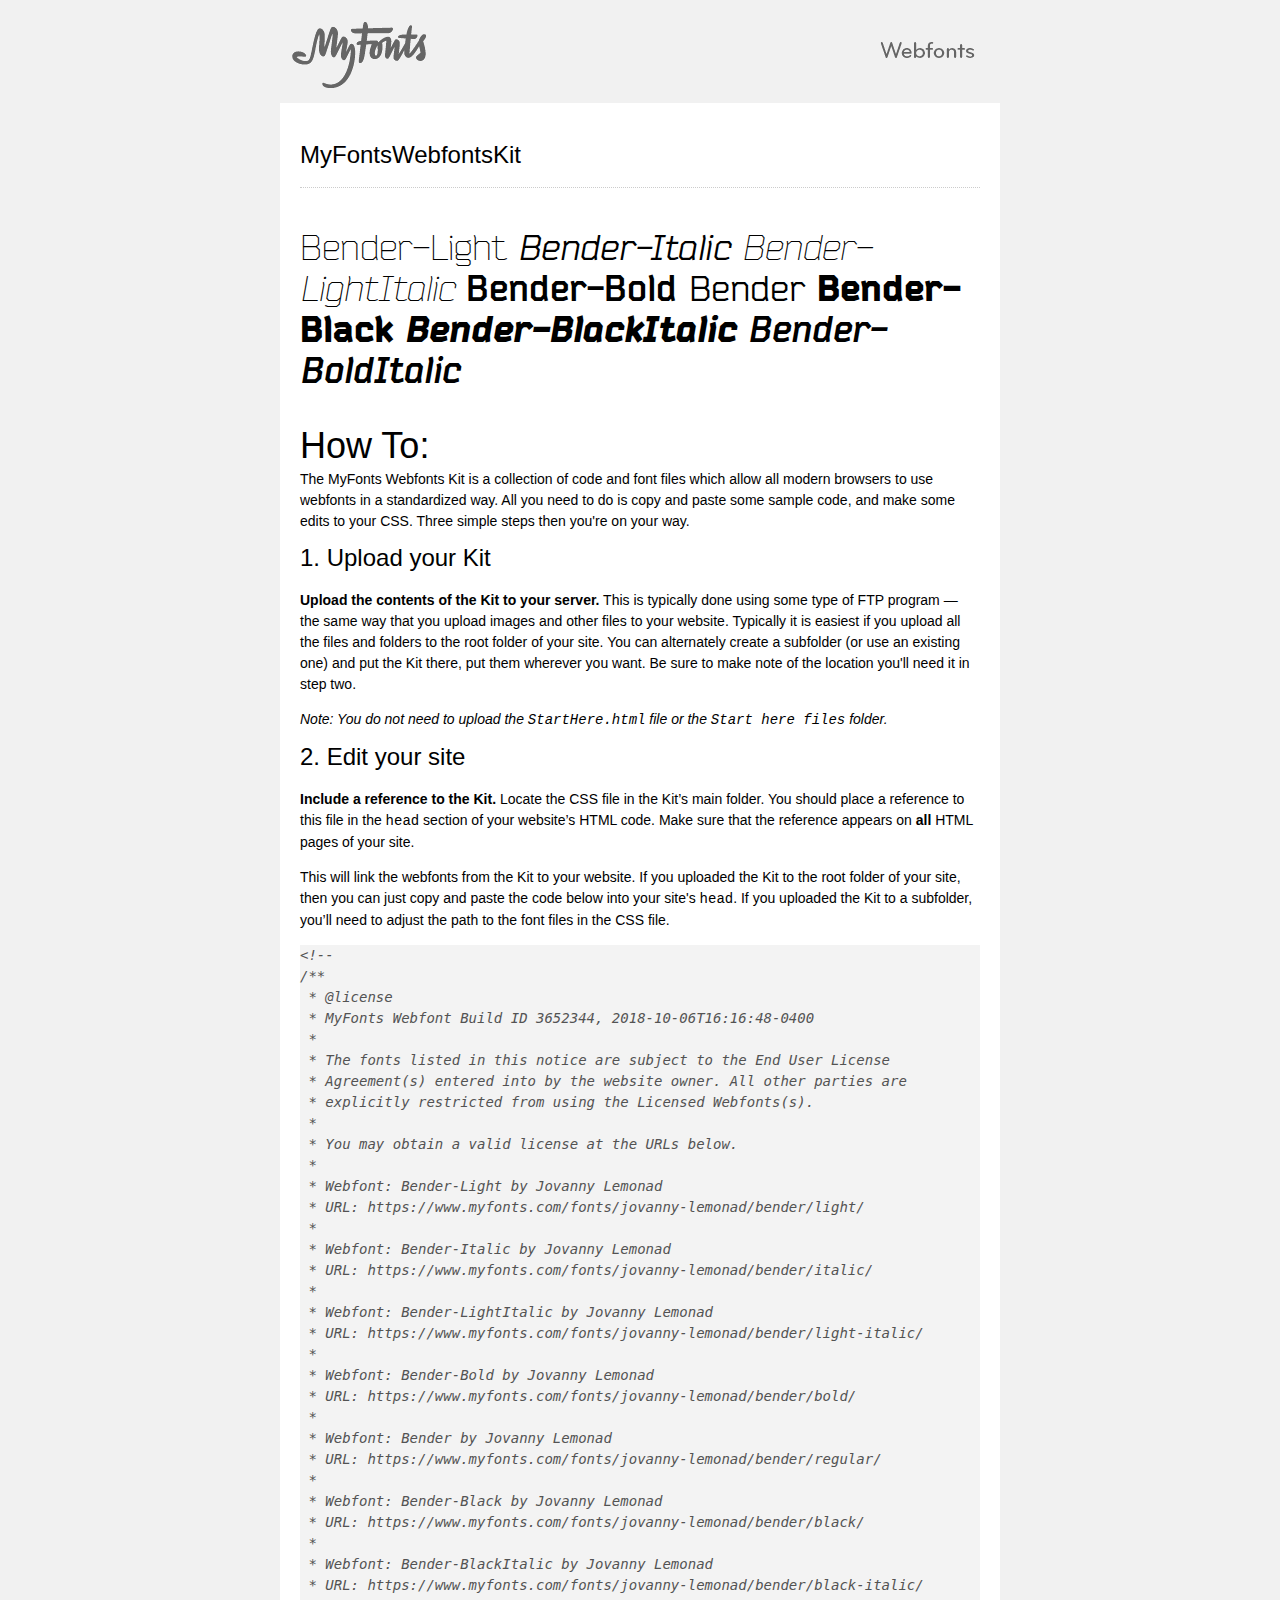
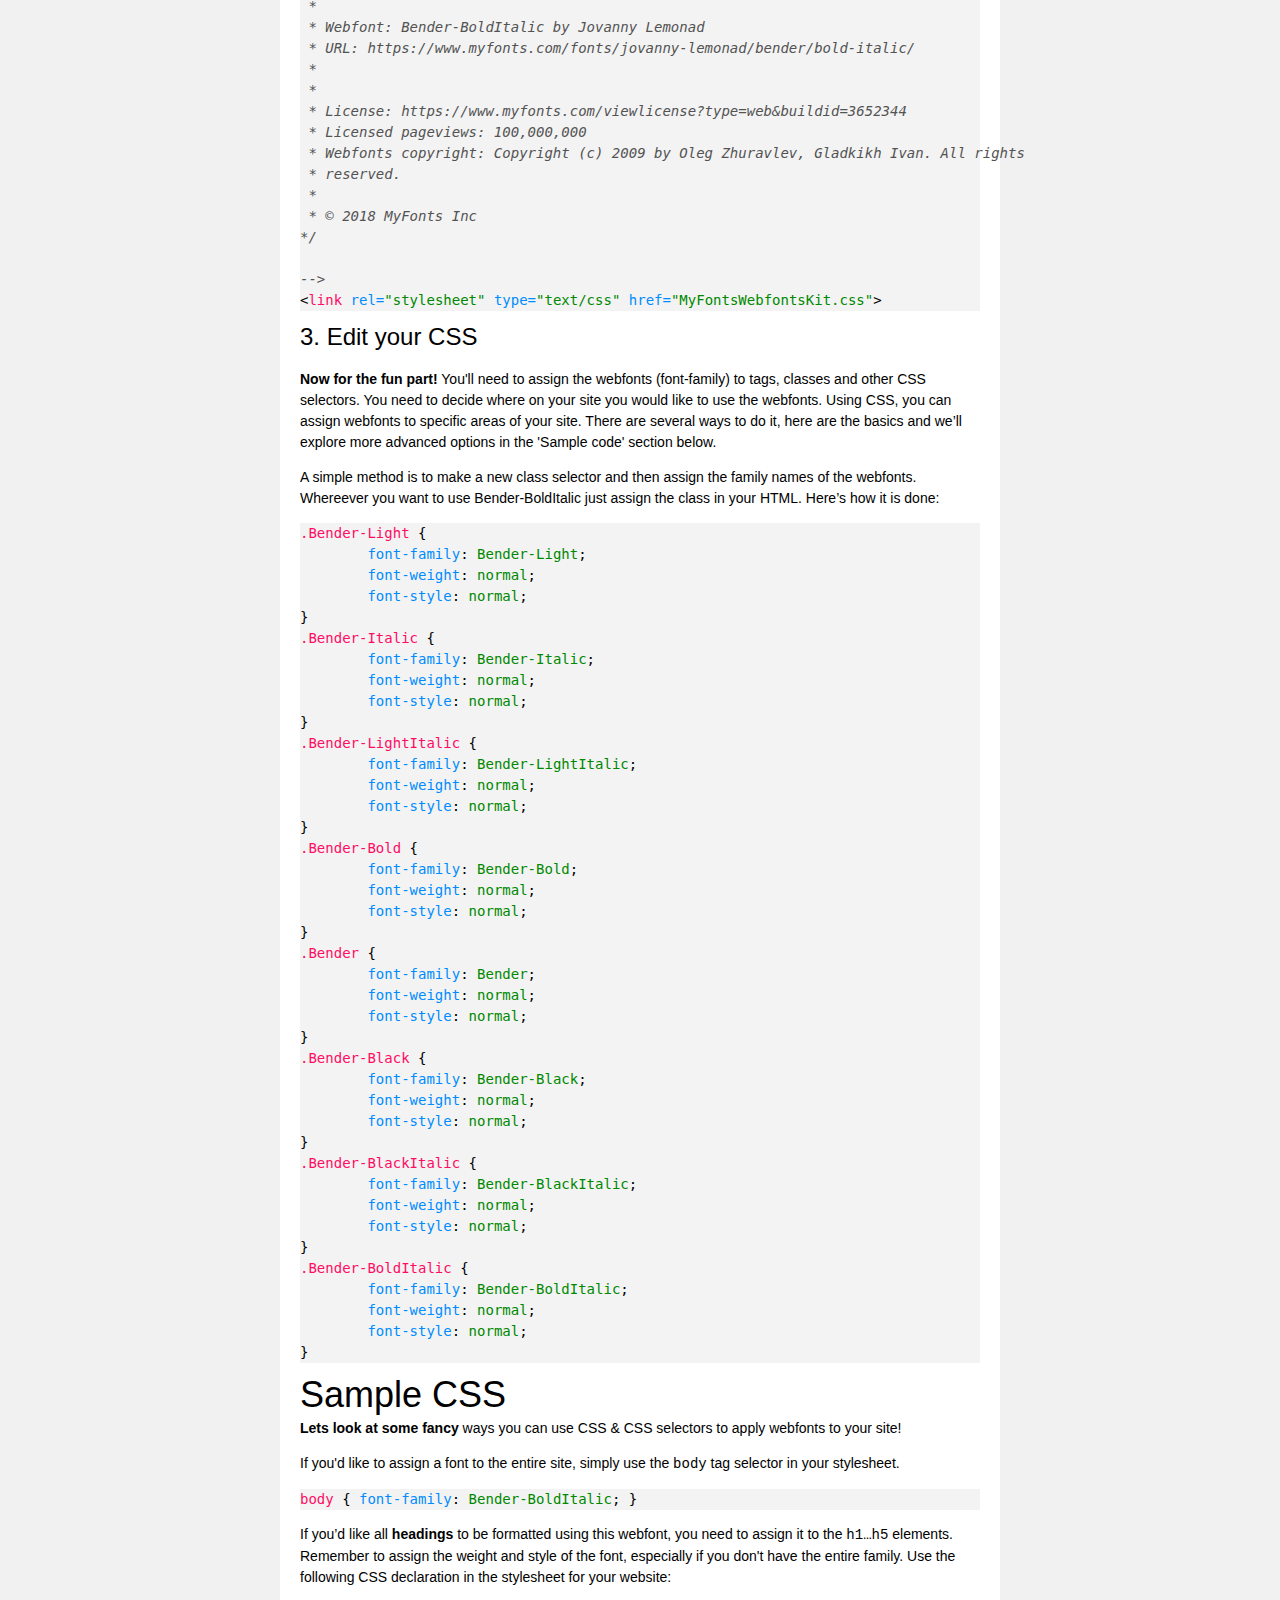
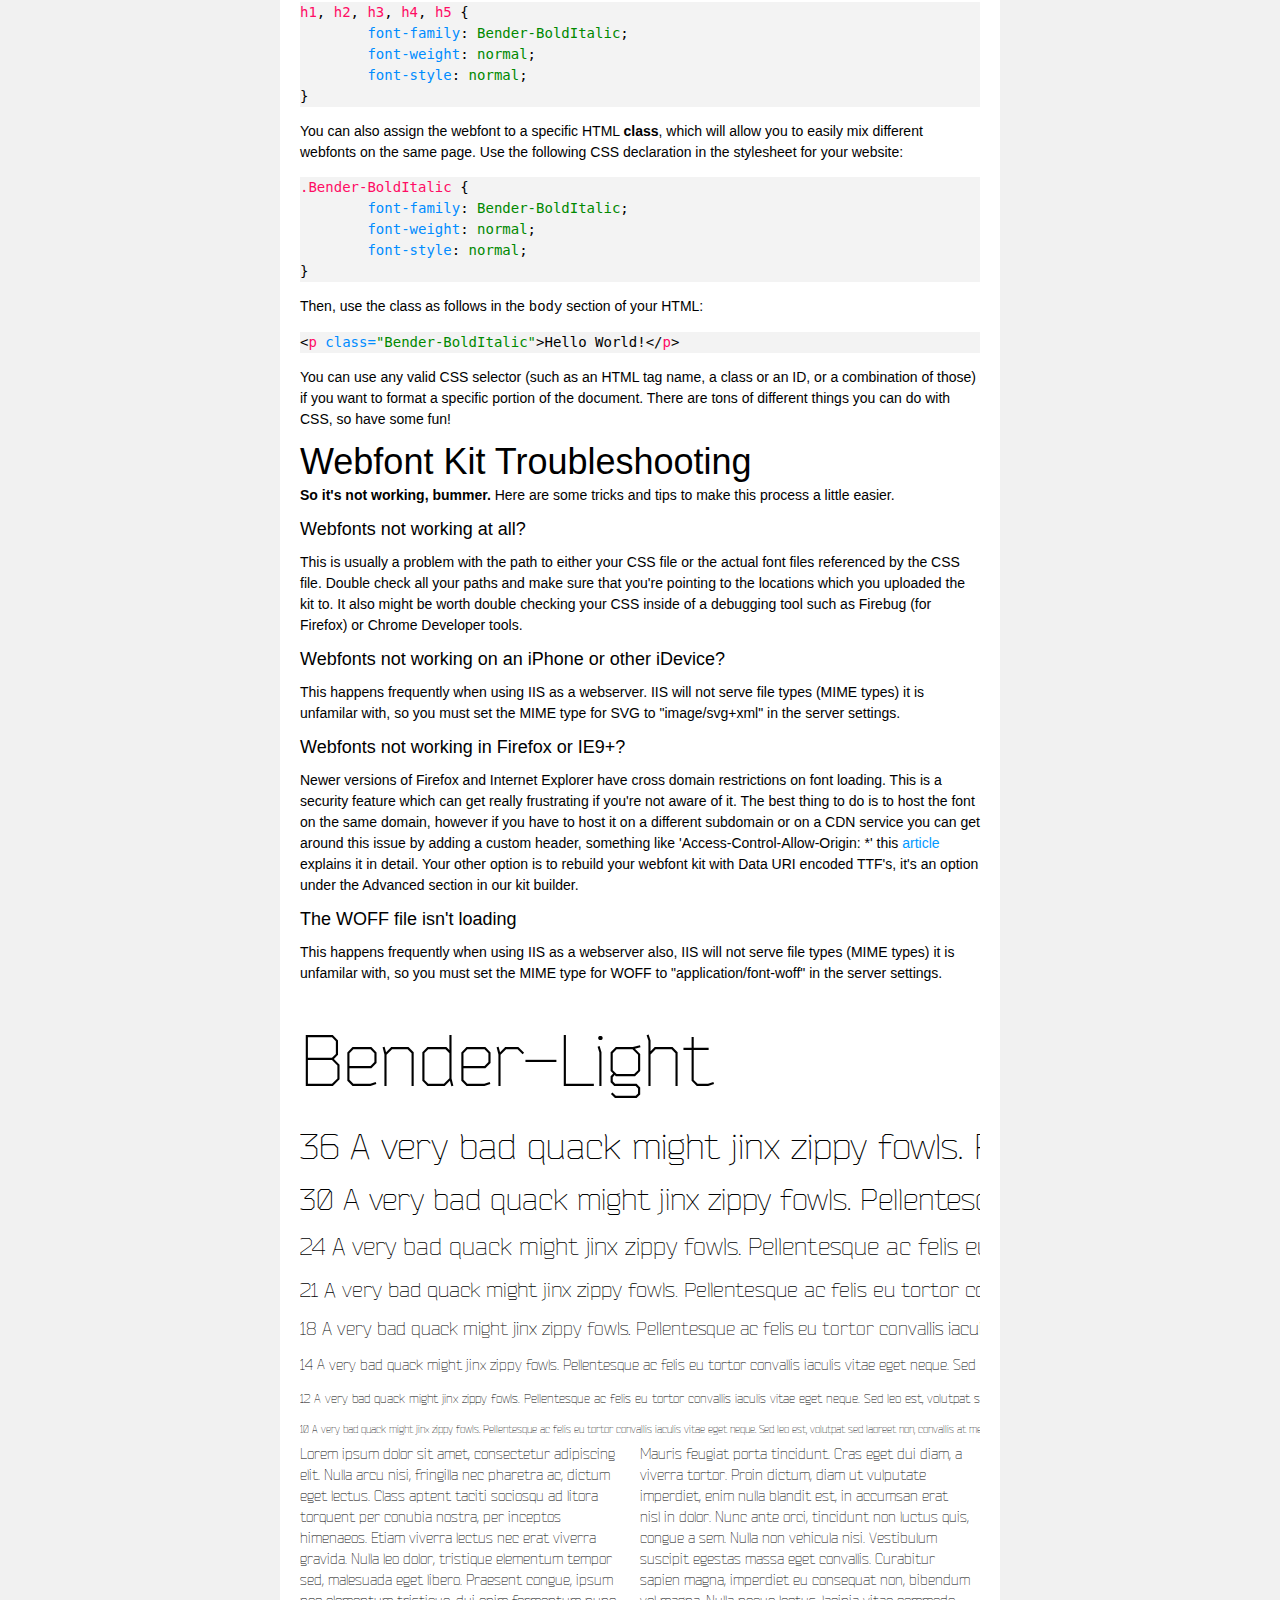
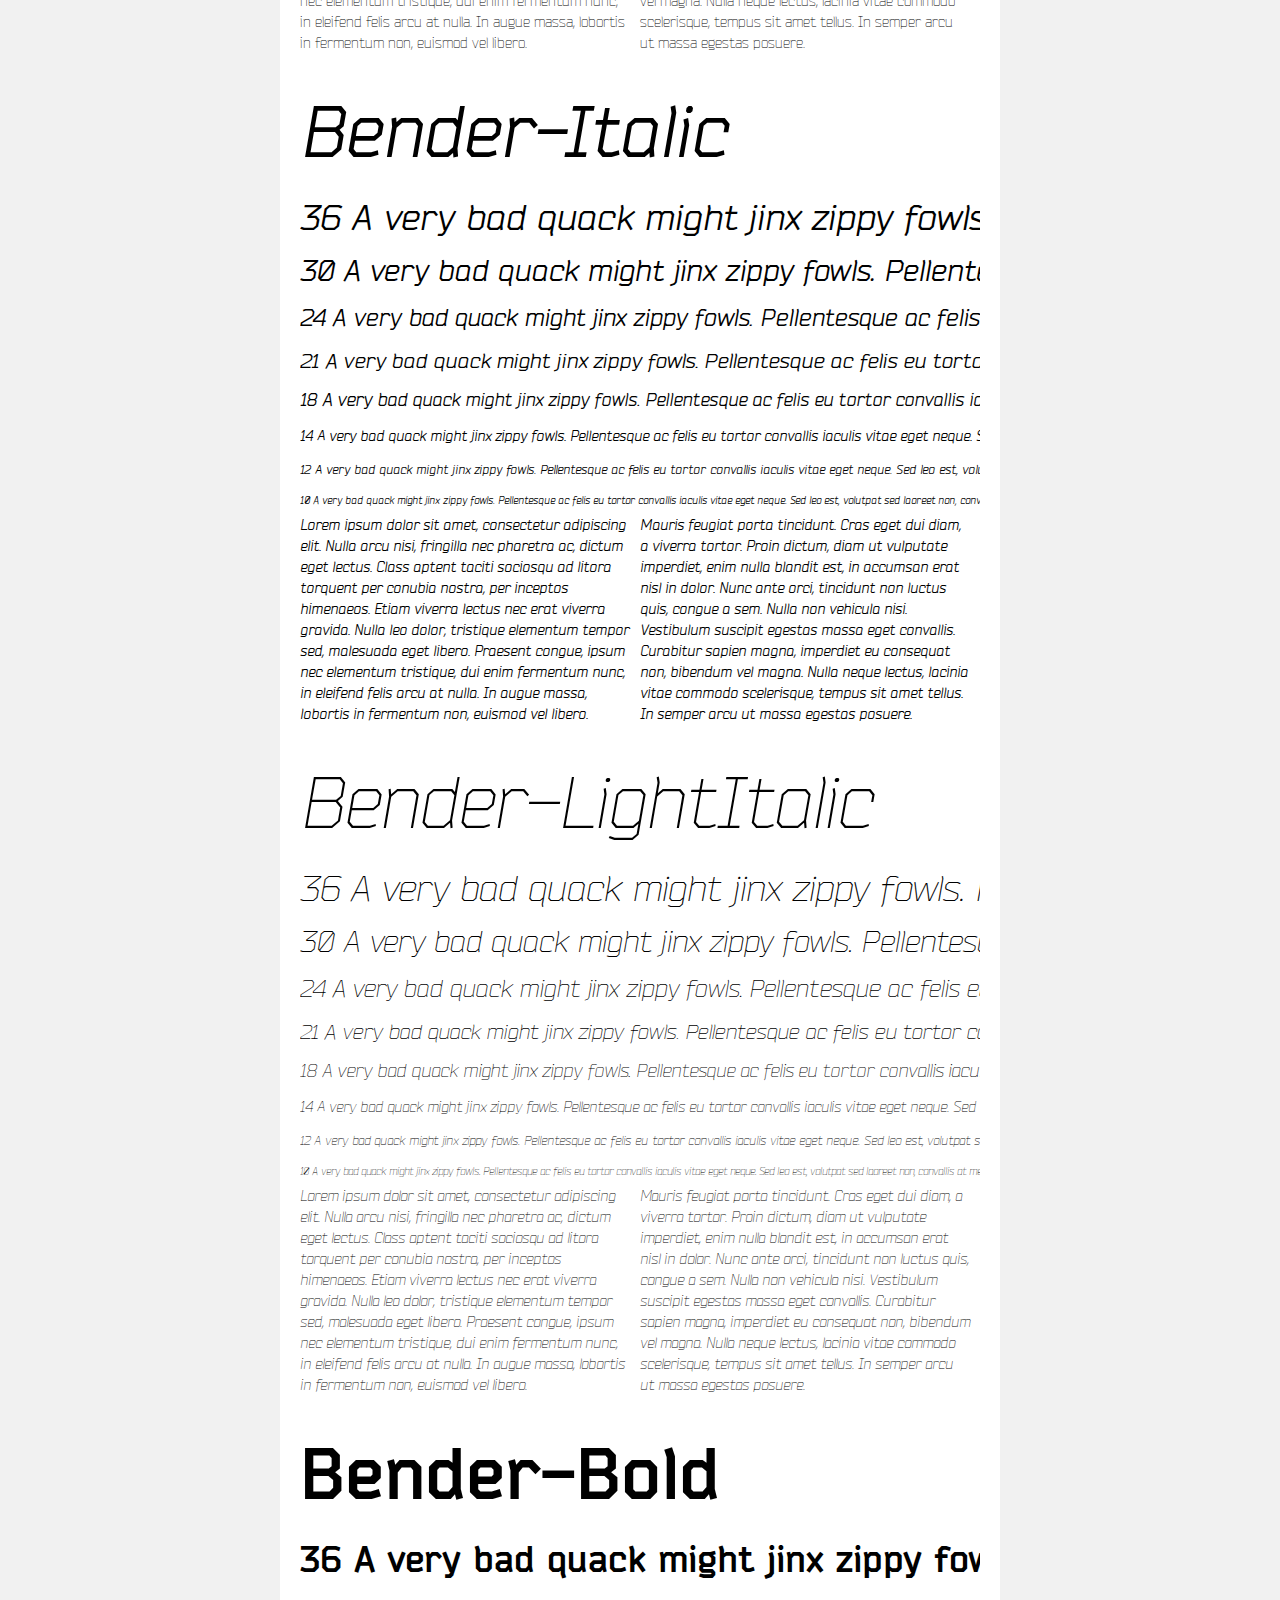
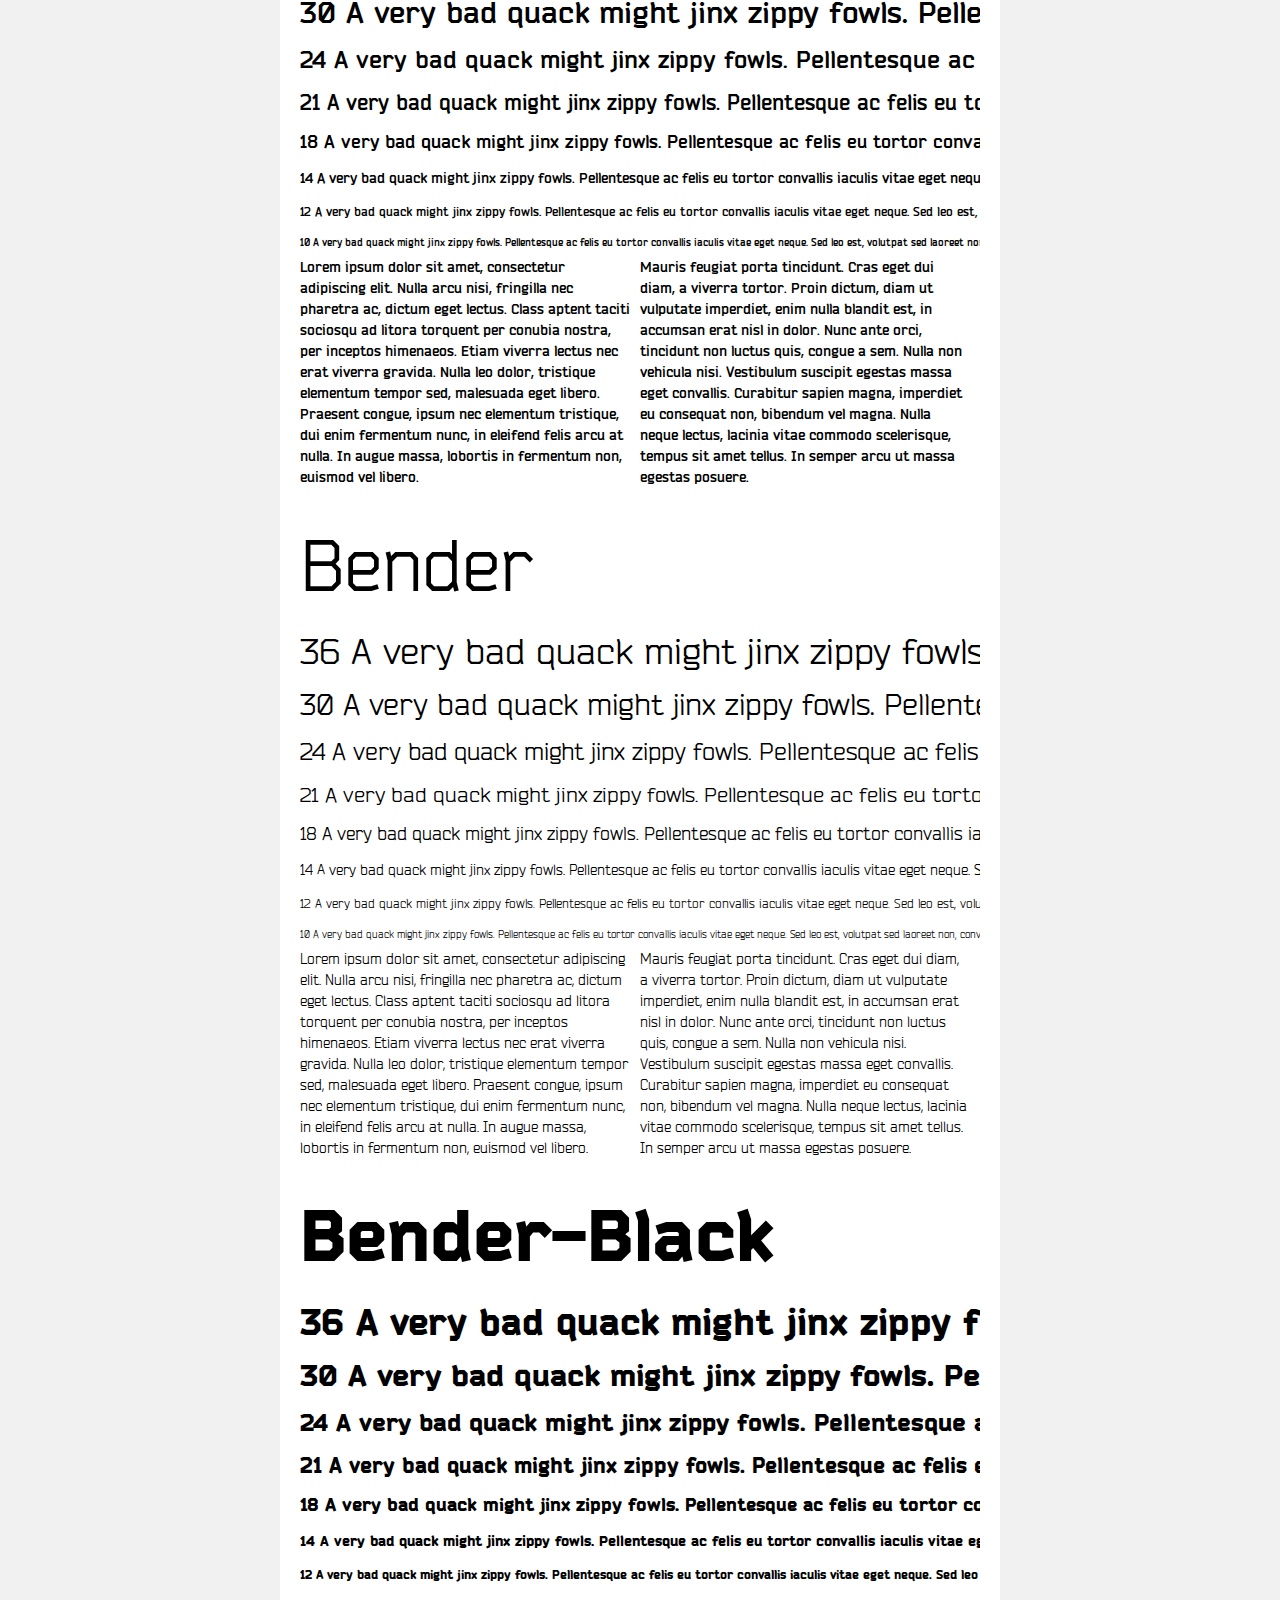
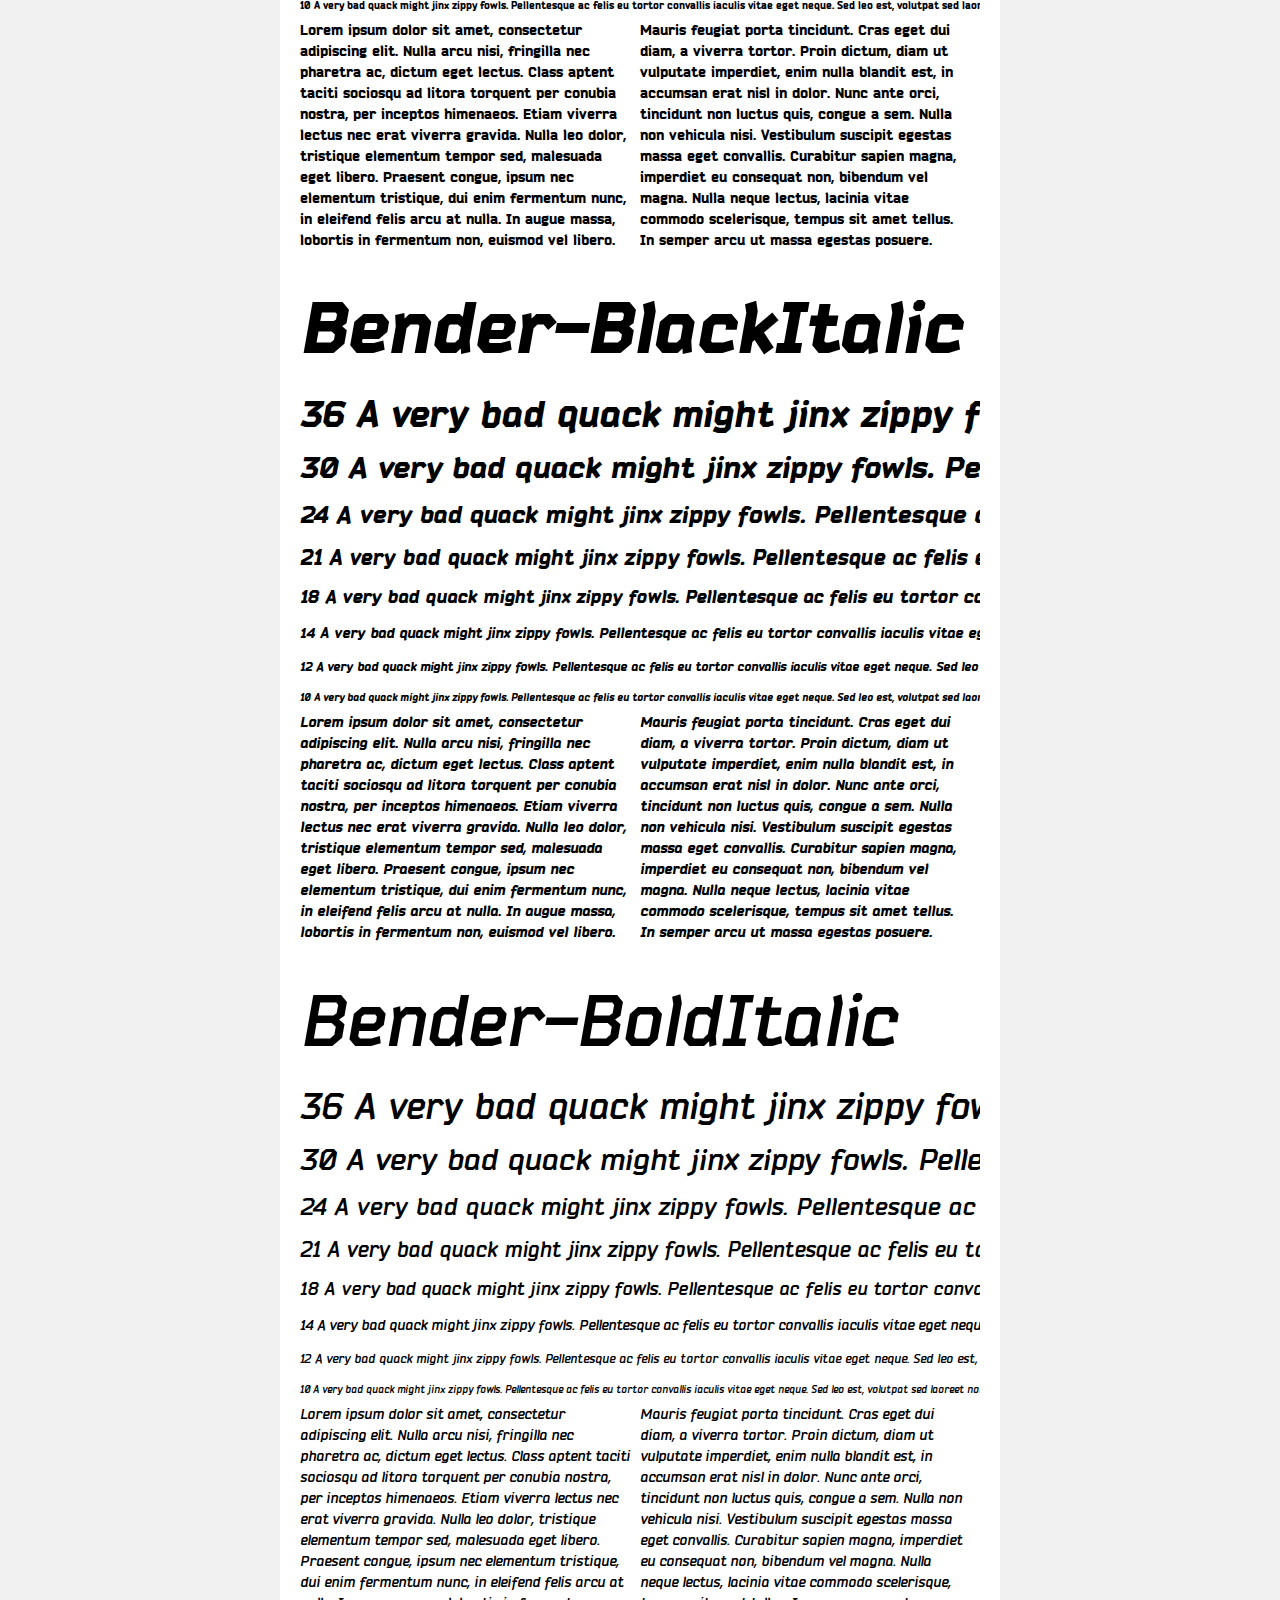
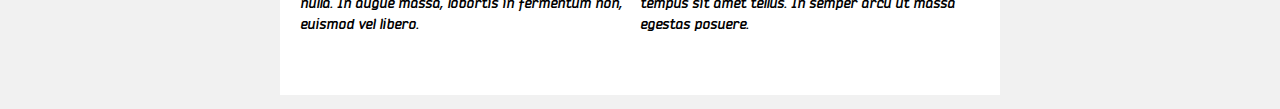
<file: fonts/Bender-all/StartHere.html>
<!DOCTYPE html PUBLIC "-//W3C//DTD XHTML 1.0 Strict//EN"
	"http://www.w3.org/TR/xhtml1/DTD/xhtml1-strict.dtd">

<html xmlns="http://www.w3.org/1999/xhtml" xml:lang="en" lang="en">
<head>
<title>MyFontsWebfontsKit</title>
<meta http-equiv="Content-Type" content="text/html; charset=UTF-8"/>

<!--
/**
 * @license
 * MyFonts Webfont Build ID 3652344, 2018-10-06T16:16:48-0400
 * 
 * The fonts listed in this notice are subject to the End User License
 * Agreement(s) entered into by the website owner. All other parties are 
 * explicitly restricted from using the Licensed Webfonts(s).
 * 
 * You may obtain a valid license at the URLs below.
 * 
 * Webfont: Bender-Light by Jovanny Lemonad
 * URL: https://www.myfonts.com/fonts/jovanny-lemonad/bender/light/
 * 
 * Webfont: Bender-Italic by Jovanny Lemonad
 * URL: https://www.myfonts.com/fonts/jovanny-lemonad/bender/italic/
 * 
 * Webfont: Bender-LightItalic by Jovanny Lemonad
 * URL: https://www.myfonts.com/fonts/jovanny-lemonad/bender/light-italic/
 * 
 * Webfont: Bender-Bold by Jovanny Lemonad
 * URL: https://www.myfonts.com/fonts/jovanny-lemonad/bender/bold/
 * 
 * Webfont: Bender by Jovanny Lemonad
 * URL: https://www.myfonts.com/fonts/jovanny-lemonad/bender/regular/
 * 
 * Webfont: Bender-Black by Jovanny Lemonad
 * URL: https://www.myfonts.com/fonts/jovanny-lemonad/bender/black/
 * 
 * Webfont: Bender-BlackItalic by Jovanny Lemonad
 * URL: https://www.myfonts.com/fonts/jovanny-lemonad/bender/black-italic/
 * 
 * Webfont: Bender-BoldItalic by Jovanny Lemonad
 * URL: https://www.myfonts.com/fonts/jovanny-lemonad/bender/bold-italic/
 * 
 * 
 * License: https://www.myfonts.com/viewlicense?type=web&buildid=3652344
 * Licensed pageviews: 100,000,000
 * Webfonts copyright: Copyright (c) 2009 by Oleg Zhuravlev, Gladkikh Ivan. All rights reserved.
 * 
 * © 2018 MyFonts Inc
*/

-->

<!-- 1. load the webfonts -->
<link rel="stylesheet" type="text/css" href="MyFontsWebfontsKit.css"/>

<!-- 2. set up some css styles using the webfonts -->
<style type="text/css">
.Bender-Light { font-family: Bender-Light; }
.Bender-Italic { font-family: Bender-Italic; }
.Bender-LightItalic { font-family: Bender-LightItalic; }
.Bender-Bold { font-family: Bender-Bold; }
.Bender { font-family: Bender; }
.Bender-Black { font-family: Bender-Black; }
.Bender-BlackItalic { font-family: Bender-BlackItalic; }
.Bender-BoldItalic { font-family: Bender-BoldItalic; }
</style>


<!-- not relevant to webfonts. just example code highlighting. -->
<script type="text/javascript" src="Start here files/highlight.js"></script>
<script type="text/javascript">
  hljs.initHighlightingOnLoad();
</script>

<!-- also not relavent to webfonts. just layout css for this doc. -->
<link rel="stylesheet" type="text/css" href="Start here files/layout.css">


</head>
<body>
<div id="header"><br/>
  <img src="Start here files/header.png" alt="MyFonts Webfonts" style="padding-bottom: 12px;" width="720" border="0" height="66"/>
</div>
<div id="main_container">
		
<div id="headline">
<h2 class="webfont-article-block">MyFontsWebfontsKit</h2>
<div class="container-article"><p style="font-size:36px;line-height:40px;">
  <span class="Bender-Light" contenteditable="true">Bender-Light </span>
  <span class="Bender-Italic" contenteditable="true">Bender-Italic </span>
  <span class="Bender-LightItalic" contenteditable="true">Bender-LightItalic </span>
  <span class="Bender-Bold" contenteditable="true">Bender-Bold </span>
  <span class="Bender" contenteditable="true">Bender </span>
  <span class="Bender-Black" contenteditable="true">Bender-Black </span>
  <span class="Bender-BlackItalic" contenteditable="true">Bender-BlackItalic </span>
  <span class="Bender-BoldItalic" contenteditable="true">Bender-BoldItalic </span>
</div>
</div>
<div id="webfont_instructions">
	<h1>How To:</h1>
	<p>The MyFonts Webfonts Kit is a collection of code and font files which allow all modern browsers to use webfonts in a standardized way.  
	All you need to do is copy and paste some sample code, and make some edits to your CSS.  Three simple steps then you're on your way.</p>
	
	<h2>1. Upload your Kit</h2>

	<p><strong>Upload the contents of the Kit to your server.</strong> This is
	typically done using some type of FTP program — the same way that you upload images and other files
	to your website. Typically it is easiest if you upload all the files and folders to
	the root folder of your site.  You can alternately create a subfolder (or use an existing one) and put
	the Kit there, put them wherever you want.  Be sure to make note of the location you'll need it in step two. </p>

	<p><em>Note: You do not need to upload the <code>StartHere.html</code> file or
	the <code>Start here files</code> folder.</em> </p>

	<h2>2. Edit your site</h2>

	<p><strong>Include a reference to the Kit. </strong> Locate the CSS file in the Kit’s main folder.  You should place a reference to this file in the
	<code>head</code> section of your website’s HTML code. Make
	sure that the reference appears on <strong>all</strong> HTML pages of your site.</p>

	<p>This will link the webfonts from the Kit to your website. 
	If you uploaded the Kit to the root folder of your site, then
	you can just copy and paste the code below into your site's 
	<code>head</code>. If you uploaded the Kit to a
	subfolder, you’ll need to adjust the path to the font files in the CSS file. </p>

	<pre><code class="html">&lt;!--
/**
 * @license
 * MyFonts Webfont Build ID 3652344, 2018-10-06T16:16:48-0400
 * 
 * The fonts listed in this notice are subject to the End User License
 * Agreement(s) entered into by the website owner. All other parties are 
 * explicitly restricted from using the Licensed Webfonts(s).
 * 
 * You may obtain a valid license at the URLs below.
 * 
 * Webfont: Bender-Light by Jovanny Lemonad
 * URL: https://www.myfonts.com/fonts/jovanny-lemonad/bender/light/
 * 
 * Webfont: Bender-Italic by Jovanny Lemonad
 * URL: https://www.myfonts.com/fonts/jovanny-lemonad/bender/italic/
 * 
 * Webfont: Bender-LightItalic by Jovanny Lemonad
 * URL: https://www.myfonts.com/fonts/jovanny-lemonad/bender/light-italic/
 * 
 * Webfont: Bender-Bold by Jovanny Lemonad
 * URL: https://www.myfonts.com/fonts/jovanny-lemonad/bender/bold/
 * 
 * Webfont: Bender by Jovanny Lemonad
 * URL: https://www.myfonts.com/fonts/jovanny-lemonad/bender/regular/
 * 
 * Webfont: Bender-Black by Jovanny Lemonad
 * URL: https://www.myfonts.com/fonts/jovanny-lemonad/bender/black/
 * 
 * Webfont: Bender-BlackItalic by Jovanny Lemonad
 * URL: https://www.myfonts.com/fonts/jovanny-lemonad/bender/black-italic/
 * 
 * Webfont: Bender-BoldItalic by Jovanny Lemonad
 * URL: https://www.myfonts.com/fonts/jovanny-lemonad/bender/bold-italic/
 * 
 * 
 * License: https://www.myfonts.com/viewlicense?type=web&amp;buildid=3652344
 * Licensed pageviews: 100,000,000
 * Webfonts copyright: Copyright (c) 2009 by Oleg Zhuravlev, Gladkikh Ivan. All rights
 * reserved.
 * 
 * © 2018 MyFonts Inc
*/

--&gt;
&lt;link rel=&quot;stylesheet&quot; type=&quot;text/css&quot; href=&quot;MyFontsWebfontsKit.css&quot;&gt;
</code></pre>
	
	<h2>3. Edit your CSS</h2>

	<p><strong>Now for the fun part!</strong>
	You'll need to assign the webfonts (font-family) to tags, classes and other CSS selectors.
	You need to decide where on your site you would like to use the webfonts.  
	Using CSS, you can assign webfonts to specific areas of your site.  
	There are several ways to do it, here are the basics and we’ll explore more advanced options in the 'Sample code' section below. </p>

	<p>A simple method is to make a new class selector and
	then assign the family names of the webfonts.  Whereever you want to use Bender-BoldItalic just assign the class in your HTML. Here’s how it is done: </p>
	
	
	<pre><code class="css">.Bender-Light { 
	font-family: Bender-Light;
	font-weight: normal;
	font-style: normal;
}
.Bender-Italic { 
	font-family: Bender-Italic;
	font-weight: normal;
	font-style: normal;
}
.Bender-LightItalic { 
	font-family: Bender-LightItalic;
	font-weight: normal;
	font-style: normal;
}
.Bender-Bold { 
	font-family: Bender-Bold;
	font-weight: normal;
	font-style: normal;
}
.Bender { 
	font-family: Bender;
	font-weight: normal;
	font-style: normal;
}
.Bender-Black { 
	font-family: Bender-Black;
	font-weight: normal;
	font-style: normal;
}
.Bender-BlackItalic { 
	font-family: Bender-BlackItalic;
	font-weight: normal;
	font-style: normal;
}
.Bender-BoldItalic { 
	font-family: Bender-BoldItalic;
	font-weight: normal;
	font-style: normal;
}
</code></pre>
</div>
<div id="webfont_code">
	<h1>Sample CSS</h1>
	<p><strong>Lets look at some fancy</strong> ways you can use CSS &amp; CSS selectors to apply webfonts to your site!
	</p>
	
	<p>If you'd like to assign a font to the entire site, simply use the <code>body</code> tag selector in your stylesheet.</p>
	
	 
	<pre><code class="css">body { font-family: Bender-BoldItalic; }</code></pre>

	<p>If you’d like all <strong>headings</strong> to be formatted using this
	webfont, you need to assign it to the <code>h1…h5</code> elements.  
	Remember to assign the weight and style of the font, especially if you don't have the entire family.
	Use the following CSS declaration in the stylesheet for your website: </p>

 
	<pre><code class="css">h1, h2, h3, h4, h5 { 
	font-family: Bender-BoldItalic; 
	font-weight: normal; 
	font-style: normal; 
}</code></pre>

	<p>You can also assign the webfont to a specific HTML <strong>class</strong>, which will allow
	you to easily mix different webfonts on the same page. Use the following CSS
	declaration in the stylesheet for your website: </p>

	
	<pre><code class="css">.Bender-BoldItalic { 
	font-family: Bender-BoldItalic;
	font-weight: normal;
	font-style: normal;
}
</code></pre>

	<p>Then, use the class as follows in the <code>body</code> section of your HTML: </p>

		<pre><code class="html">&lt;p class=&quot;Bender-BoldItalic&quot;&gt;Hello World!&lt;/p&gt;</code></pre>

	<p>You can use any valid CSS selector (such as an HTML tag name, a class or an
	ID, or a combination of those) if you want to format a specific portion of the
	document.  There are tons of different things you can do with CSS, so have some fun!</p>
	
</div>

<div id="webfont_troubleshooting">
	
	<h1>Webfont Kit Troubleshooting</h1>
	
	<p><strong>So it's not working, bummer.</strong>  Here are some tricks and tips to make this process a little easier.</p>
	
	<h3>Webfonts not working at all?</h3><p>
	This is usually a problem with the path to either your CSS file or the actual font files referenced by the CSS file.  Double check all your paths and make sure that you're pointing to the locations which you uploaded the kit to.
	It also might be worth double checking your CSS inside of a debugging tool such as Firebug (for Firefox) or Chrome Developer tools.
	</p>

	<h3>Webfonts not working on an iPhone or other iDevice?</h3><p>
	This happens frequently when using IIS as a webserver. IIS will not serve file types (MIME types) it is unfamilar with, so
	you must set the MIME type for SVG to "image/svg+xml" in the server settings.</p>

	<h3>Webfonts not working in Firefox or IE9+?</h3><p>
	Newer versions of Firefox and Internet Explorer have cross domain restrictions on font loading.
	This is a security feature which can get really frustrating if you're not aware of it.  The best thing to do is to host the font on the same domain,
	however if you have to host it on a different subdomain or on a CDN service you can get around this issue by adding a custom header, something like 'Access-Control-Allow-Origin: *'
	this <a href='http://www.red-team-design.com/firefox-doesnt-allow-cross-domain-fonts-by-default/'>article</a> explains it in detail.
	Your other option is to rebuild your webfont kit with Data URI encoded TTF's, it's an option under the Advanced section in our kit builder.</p>
	
	<h3>The WOFF file isn't loading</h3><p>
	This happens frequently when using IIS as a webserver also, IIS will not serve file types (MIME types) it is unfamilar with, so
	you must set the MIME type for WOFF to "application/font-woff" in the server settings.</p>
	</div>

<div id="webfont_specimen">
	<div class="clearer">&nbsp;</div>
	
		  <div class="clearer">&nbsp;</div>
  <div class="webfont-sample-block">
    <p class="Bender-Light webfont-sample" style="font-size:72px;">Bender-Light</p>
  </div>
  <div class="webfont-sample-block nowrap">
    <p class="Bender-Light webfont-sample" style="font-size:36px;"><span>36 </span>A very bad quack might jinx zippy fowls. Pellentesque ac felis eu tortor convallis iaculis vitae eget neque. Sed leo est, volutpat sed laoreet non, convallis at metus. Nam facilisis risus eget orci posuere sodales. Aliquam eleifend quam vel ipsum euismod aliquam. Lorem ipsum dolor sit amet, consectetur adipiscing elit. Cras ut ultrices tellus. Aliquam quis metus diam, id commodo mi. Aenean ac urna mi, sit amet gravida lacus. Aliquam urna nunc, pulvinar vel egestas ac, tincidunt non dui. Maecenas in orci sit amet lacus mollis viverra eu vitae arcu. Vestibulum eros quam, viverra et fermentum ac, ultrices sit amet risus. Nulla tristique magna vel urna tempus cursus. </p>
    <p class="Bender-Light webfont-sample" style="font-size:30px;"><span>30 </span>A very bad quack might jinx zippy fowls. Pellentesque ac felis eu tortor convallis iaculis vitae eget neque. Sed leo est, volutpat sed laoreet non, convallis at metus. Nam facilisis risus eget orci posuere sodales. Aliquam eleifend quam vel ipsum euismod aliquam. Lorem ipsum dolor sit amet, consectetur adipiscing elit. Cras ut ultrices tellus. Aliquam quis metus diam, id commodo mi. Aenean ac urna mi, sit amet gravida lacus. Aliquam urna nunc, pulvinar vel egestas ac, tincidunt non dui. Maecenas in orci sit amet lacus mollis viverra eu vitae arcu. Vestibulum eros quam, viverra et fermentum ac, ultrices sit amet risus. Nulla tristique magna vel urna tempus cursus. </p>
    <p class="Bender-Light webfont-sample" style="font-size:24px;"><span>24 </span>A very bad quack might jinx zippy fowls. Pellentesque ac felis eu tortor convallis iaculis vitae eget neque. Sed leo est, volutpat sed laoreet non, convallis at metus. Nam facilisis risus eget orci posuere sodales. Aliquam eleifend quam vel ipsum euismod aliquam. Lorem ipsum dolor sit amet, consectetur adipiscing elit. Cras ut ultrices tellus. Aliquam quis metus diam, id commodo mi. Aenean ac urna mi, sit amet gravida lacus. Aliquam urna nunc, pulvinar vel egestas ac, tincidunt non dui. Maecenas in orci sit amet lacus mollis viverra eu vitae arcu. Vestibulum eros quam, viverra et fermentum ac, ultrices sit amet risus. Nulla tristique magna vel urna tempus cursus. </p>
    <p class="Bender-Light webfont-sample" style="font-size:21px;"><span>21 </span>A very bad quack might jinx zippy fowls. Pellentesque ac felis eu tortor convallis iaculis vitae eget neque. Sed leo est, volutpat sed laoreet non, convallis at metus. Nam facilisis risus eget orci posuere sodales. Aliquam eleifend quam vel ipsum euismod aliquam. Lorem ipsum dolor sit amet, consectetur adipiscing elit. Cras ut ultrices tellus. Aliquam quis metus diam, id commodo mi. Aenean ac urna mi, sit amet gravida lacus. Aliquam urna nunc, pulvinar vel egestas ac, tincidunt non dui. Maecenas in orci sit amet lacus mollis viverra eu vitae arcu. Vestibulum eros quam, viverra et fermentum ac, ultrices sit amet risus. Nulla tristique magna vel urna tempus cursus. </p>
    <p class="Bender-Light webfont-sample" style="font-size:18px;"><span>18 </span>A very bad quack might jinx zippy fowls. Pellentesque ac felis eu tortor convallis iaculis vitae eget neque. Sed leo est, volutpat sed laoreet non, convallis at metus. Nam facilisis risus eget orci posuere sodales. Aliquam eleifend quam vel ipsum euismod aliquam. Lorem ipsum dolor sit amet, consectetur adipiscing elit. Cras ut ultrices tellus. Aliquam quis metus diam, id commodo mi. Aenean ac urna mi, sit amet gravida lacus. Aliquam urna nunc, pulvinar vel egestas ac, tincidunt non dui. Maecenas in orci sit amet lacus mollis viverra eu vitae arcu. Vestibulum eros quam, viverra et fermentum ac, ultrices sit amet risus. Nulla tristique magna vel urna tempus cursus. </p>
    <p class="Bender-Light webfont-sample" style="font-size:14px;"><span>14 </span>A very bad quack might jinx zippy fowls. Pellentesque ac felis eu tortor convallis iaculis vitae eget neque. Sed leo est, volutpat sed laoreet non, convallis at metus. Nam facilisis risus eget orci posuere sodales. Aliquam eleifend quam vel ipsum euismod aliquam. Lorem ipsum dolor sit amet, consectetur adipiscing elit. Cras ut ultrices tellus. Aliquam quis metus diam, id commodo mi. Aenean ac urna mi, sit amet gravida lacus. Aliquam urna nunc, pulvinar vel egestas ac, tincidunt non dui. Maecenas in orci sit amet lacus mollis viverra eu vitae arcu. Vestibulum eros quam, viverra et fermentum ac, ultrices sit amet risus. Nulla tristique magna vel urna tempus cursus. </p>
    <p class="Bender-Light webfont-sample" style="font-size:12px;"><span>12 </span>A very bad quack might jinx zippy fowls. Pellentesque ac felis eu tortor convallis iaculis vitae eget neque. Sed leo est, volutpat sed laoreet non, convallis at metus. Nam facilisis risus eget orci posuere sodales. Aliquam eleifend quam vel ipsum euismod aliquam. Lorem ipsum dolor sit amet, consectetur adipiscing elit. Cras ut ultrices tellus. Aliquam quis metus diam, id commodo mi. Aenean ac urna mi, sit amet gravida lacus. Aliquam urna nunc, pulvinar vel egestas ac, tincidunt non dui. Maecenas in orci sit amet lacus mollis viverra eu vitae arcu. Vestibulum eros quam, viverra et fermentum ac, ultrices sit amet risus. Nulla tristique magna vel urna tempus cursus. </p>
    <p class="Bender-Light webfont-sample" style="font-size:10px;"><span>10 </span>A very bad quack might jinx zippy fowls. Pellentesque ac felis eu tortor convallis iaculis vitae eget neque. Sed leo est, volutpat sed laoreet non, convallis at metus. Nam facilisis risus eget orci posuere sodales. Aliquam eleifend quam vel ipsum euismod aliquam. Lorem ipsum dolor sit amet, consectetur adipiscing elit. Cras ut ultrices tellus. Aliquam quis metus diam, id commodo mi. Aenean ac urna mi, sit amet gravida lacus. Aliquam urna nunc, pulvinar vel egestas ac, tincidunt non dui. Maecenas in orci sit amet lacus mollis viverra eu vitae arcu. Vestibulum eros quam, viverra et fermentum ac, ultrices sit amet risus. Nulla tristique magna vel urna tempus cursus. </p>
  </div>
  <div class="webfont-twocolumns">
    <p class="Bender-Light">Lorem ipsum dolor sit amet, consectetur adipiscing elit. Nulla arcu nisi, fringilla nec pharetra ac, dictum eget lectus. Class aptent taciti sociosqu ad litora torquent per conubia nostra, per inceptos himenaeos. Etiam viverra lectus nec erat viverra gravida. Nulla leo dolor, tristique elementum tempor sed, malesuada eget libero. Praesent congue, ipsum nec elementum tristique, dui enim fermentum nunc, in eleifend felis arcu at nulla. In augue massa, lobortis in fermentum non, euismod vel libero. </p>
  </div>
  <div class="webfont-twocolumns last">
    <p class="Bender-Light">Mauris feugiat porta tincidunt. Cras eget dui diam, a viverra tortor. Proin dictum, diam ut vulputate imperdiet, enim nulla blandit est, in accumsan erat nisl in dolor. Nunc ante orci, tincidunt non luctus quis, congue a sem. Nulla non vehicula nisi. Vestibulum suscipit egestas massa eget convallis. Curabitur sapien magna, imperdiet eu consequat non, bibendum vel magna. Nulla neque lectus, lacinia vitae commodo scelerisque, tempus sit amet tellus. In semper arcu ut massa egestas posuere. </p>
  </div>
  <div class="clearer">&nbsp;</div>
    	  <div class="clearer">&nbsp;</div>
  <div class="webfont-sample-block">
    <p class="Bender-Italic webfont-sample" style="font-size:72px;">Bender-Italic</p>
  </div>
  <div class="webfont-sample-block nowrap">
    <p class="Bender-Italic webfont-sample" style="font-size:36px;"><span>36 </span>A very bad quack might jinx zippy fowls. Pellentesque ac felis eu tortor convallis iaculis vitae eget neque. Sed leo est, volutpat sed laoreet non, convallis at metus. Nam facilisis risus eget orci posuere sodales. Aliquam eleifend quam vel ipsum euismod aliquam. Lorem ipsum dolor sit amet, consectetur adipiscing elit. Cras ut ultrices tellus. Aliquam quis metus diam, id commodo mi. Aenean ac urna mi, sit amet gravida lacus. Aliquam urna nunc, pulvinar vel egestas ac, tincidunt non dui. Maecenas in orci sit amet lacus mollis viverra eu vitae arcu. Vestibulum eros quam, viverra et fermentum ac, ultrices sit amet risus. Nulla tristique magna vel urna tempus cursus. </p>
    <p class="Bender-Italic webfont-sample" style="font-size:30px;"><span>30 </span>A very bad quack might jinx zippy fowls. Pellentesque ac felis eu tortor convallis iaculis vitae eget neque. Sed leo est, volutpat sed laoreet non, convallis at metus. Nam facilisis risus eget orci posuere sodales. Aliquam eleifend quam vel ipsum euismod aliquam. Lorem ipsum dolor sit amet, consectetur adipiscing elit. Cras ut ultrices tellus. Aliquam quis metus diam, id commodo mi. Aenean ac urna mi, sit amet gravida lacus. Aliquam urna nunc, pulvinar vel egestas ac, tincidunt non dui. Maecenas in orci sit amet lacus mollis viverra eu vitae arcu. Vestibulum eros quam, viverra et fermentum ac, ultrices sit amet risus. Nulla tristique magna vel urna tempus cursus. </p>
    <p class="Bender-Italic webfont-sample" style="font-size:24px;"><span>24 </span>A very bad quack might jinx zippy fowls. Pellentesque ac felis eu tortor convallis iaculis vitae eget neque. Sed leo est, volutpat sed laoreet non, convallis at metus. Nam facilisis risus eget orci posuere sodales. Aliquam eleifend quam vel ipsum euismod aliquam. Lorem ipsum dolor sit amet, consectetur adipiscing elit. Cras ut ultrices tellus. Aliquam quis metus diam, id commodo mi. Aenean ac urna mi, sit amet gravida lacus. Aliquam urna nunc, pulvinar vel egestas ac, tincidunt non dui. Maecenas in orci sit amet lacus mollis viverra eu vitae arcu. Vestibulum eros quam, viverra et fermentum ac, ultrices sit amet risus. Nulla tristique magna vel urna tempus cursus. </p>
    <p class="Bender-Italic webfont-sample" style="font-size:21px;"><span>21 </span>A very bad quack might jinx zippy fowls. Pellentesque ac felis eu tortor convallis iaculis vitae eget neque. Sed leo est, volutpat sed laoreet non, convallis at metus. Nam facilisis risus eget orci posuere sodales. Aliquam eleifend quam vel ipsum euismod aliquam. Lorem ipsum dolor sit amet, consectetur adipiscing elit. Cras ut ultrices tellus. Aliquam quis metus diam, id commodo mi. Aenean ac urna mi, sit amet gravida lacus. Aliquam urna nunc, pulvinar vel egestas ac, tincidunt non dui. Maecenas in orci sit amet lacus mollis viverra eu vitae arcu. Vestibulum eros quam, viverra et fermentum ac, ultrices sit amet risus. Nulla tristique magna vel urna tempus cursus. </p>
    <p class="Bender-Italic webfont-sample" style="font-size:18px;"><span>18 </span>A very bad quack might jinx zippy fowls. Pellentesque ac felis eu tortor convallis iaculis vitae eget neque. Sed leo est, volutpat sed laoreet non, convallis at metus. Nam facilisis risus eget orci posuere sodales. Aliquam eleifend quam vel ipsum euismod aliquam. Lorem ipsum dolor sit amet, consectetur adipiscing elit. Cras ut ultrices tellus. Aliquam quis metus diam, id commodo mi. Aenean ac urna mi, sit amet gravida lacus. Aliquam urna nunc, pulvinar vel egestas ac, tincidunt non dui. Maecenas in orci sit amet lacus mollis viverra eu vitae arcu. Vestibulum eros quam, viverra et fermentum ac, ultrices sit amet risus. Nulla tristique magna vel urna tempus cursus. </p>
    <p class="Bender-Italic webfont-sample" style="font-size:14px;"><span>14 </span>A very bad quack might jinx zippy fowls. Pellentesque ac felis eu tortor convallis iaculis vitae eget neque. Sed leo est, volutpat sed laoreet non, convallis at metus. Nam facilisis risus eget orci posuere sodales. Aliquam eleifend quam vel ipsum euismod aliquam. Lorem ipsum dolor sit amet, consectetur adipiscing elit. Cras ut ultrices tellus. Aliquam quis metus diam, id commodo mi. Aenean ac urna mi, sit amet gravida lacus. Aliquam urna nunc, pulvinar vel egestas ac, tincidunt non dui. Maecenas in orci sit amet lacus mollis viverra eu vitae arcu. Vestibulum eros quam, viverra et fermentum ac, ultrices sit amet risus. Nulla tristique magna vel urna tempus cursus. </p>
    <p class="Bender-Italic webfont-sample" style="font-size:12px;"><span>12 </span>A very bad quack might jinx zippy fowls. Pellentesque ac felis eu tortor convallis iaculis vitae eget neque. Sed leo est, volutpat sed laoreet non, convallis at metus. Nam facilisis risus eget orci posuere sodales. Aliquam eleifend quam vel ipsum euismod aliquam. Lorem ipsum dolor sit amet, consectetur adipiscing elit. Cras ut ultrices tellus. Aliquam quis metus diam, id commodo mi. Aenean ac urna mi, sit amet gravida lacus. Aliquam urna nunc, pulvinar vel egestas ac, tincidunt non dui. Maecenas in orci sit amet lacus mollis viverra eu vitae arcu. Vestibulum eros quam, viverra et fermentum ac, ultrices sit amet risus. Nulla tristique magna vel urna tempus cursus. </p>
    <p class="Bender-Italic webfont-sample" style="font-size:10px;"><span>10 </span>A very bad quack might jinx zippy fowls. Pellentesque ac felis eu tortor convallis iaculis vitae eget neque. Sed leo est, volutpat sed laoreet non, convallis at metus. Nam facilisis risus eget orci posuere sodales. Aliquam eleifend quam vel ipsum euismod aliquam. Lorem ipsum dolor sit amet, consectetur adipiscing elit. Cras ut ultrices tellus. Aliquam quis metus diam, id commodo mi. Aenean ac urna mi, sit amet gravida lacus. Aliquam urna nunc, pulvinar vel egestas ac, tincidunt non dui. Maecenas in orci sit amet lacus mollis viverra eu vitae arcu. Vestibulum eros quam, viverra et fermentum ac, ultrices sit amet risus. Nulla tristique magna vel urna tempus cursus. </p>
  </div>
  <div class="webfont-twocolumns">
    <p class="Bender-Italic">Lorem ipsum dolor sit amet, consectetur adipiscing elit. Nulla arcu nisi, fringilla nec pharetra ac, dictum eget lectus. Class aptent taciti sociosqu ad litora torquent per conubia nostra, per inceptos himenaeos. Etiam viverra lectus nec erat viverra gravida. Nulla leo dolor, tristique elementum tempor sed, malesuada eget libero. Praesent congue, ipsum nec elementum tristique, dui enim fermentum nunc, in eleifend felis arcu at nulla. In augue massa, lobortis in fermentum non, euismod vel libero. </p>
  </div>
  <div class="webfont-twocolumns last">
    <p class="Bender-Italic">Mauris feugiat porta tincidunt. Cras eget dui diam, a viverra tortor. Proin dictum, diam ut vulputate imperdiet, enim nulla blandit est, in accumsan erat nisl in dolor. Nunc ante orci, tincidunt non luctus quis, congue a sem. Nulla non vehicula nisi. Vestibulum suscipit egestas massa eget convallis. Curabitur sapien magna, imperdiet eu consequat non, bibendum vel magna. Nulla neque lectus, lacinia vitae commodo scelerisque, tempus sit amet tellus. In semper arcu ut massa egestas posuere. </p>
  </div>
  <div class="clearer">&nbsp;</div>
    	  <div class="clearer">&nbsp;</div>
  <div class="webfont-sample-block">
    <p class="Bender-LightItalic webfont-sample" style="font-size:72px;">Bender-LightItalic</p>
  </div>
  <div class="webfont-sample-block nowrap">
    <p class="Bender-LightItalic webfont-sample" style="font-size:36px;"><span>36 </span>A very bad quack might jinx zippy fowls. Pellentesque ac felis eu tortor convallis iaculis vitae eget neque. Sed leo est, volutpat sed laoreet non, convallis at metus. Nam facilisis risus eget orci posuere sodales. Aliquam eleifend quam vel ipsum euismod aliquam. Lorem ipsum dolor sit amet, consectetur adipiscing elit. Cras ut ultrices tellus. Aliquam quis metus diam, id commodo mi. Aenean ac urna mi, sit amet gravida lacus. Aliquam urna nunc, pulvinar vel egestas ac, tincidunt non dui. Maecenas in orci sit amet lacus mollis viverra eu vitae arcu. Vestibulum eros quam, viverra et fermentum ac, ultrices sit amet risus. Nulla tristique magna vel urna tempus cursus. </p>
    <p class="Bender-LightItalic webfont-sample" style="font-size:30px;"><span>30 </span>A very bad quack might jinx zippy fowls. Pellentesque ac felis eu tortor convallis iaculis vitae eget neque. Sed leo est, volutpat sed laoreet non, convallis at metus. Nam facilisis risus eget orci posuere sodales. Aliquam eleifend quam vel ipsum euismod aliquam. Lorem ipsum dolor sit amet, consectetur adipiscing elit. Cras ut ultrices tellus. Aliquam quis metus diam, id commodo mi. Aenean ac urna mi, sit amet gravida lacus. Aliquam urna nunc, pulvinar vel egestas ac, tincidunt non dui. Maecenas in orci sit amet lacus mollis viverra eu vitae arcu. Vestibulum eros quam, viverra et fermentum ac, ultrices sit amet risus. Nulla tristique magna vel urna tempus cursus. </p>
    <p class="Bender-LightItalic webfont-sample" style="font-size:24px;"><span>24 </span>A very bad quack might jinx zippy fowls. Pellentesque ac felis eu tortor convallis iaculis vitae eget neque. Sed leo est, volutpat sed laoreet non, convallis at metus. Nam facilisis risus eget orci posuere sodales. Aliquam eleifend quam vel ipsum euismod aliquam. Lorem ipsum dolor sit amet, consectetur adipiscing elit. Cras ut ultrices tellus. Aliquam quis metus diam, id commodo mi. Aenean ac urna mi, sit amet gravida lacus. Aliquam urna nunc, pulvinar vel egestas ac, tincidunt non dui. Maecenas in orci sit amet lacus mollis viverra eu vitae arcu. Vestibulum eros quam, viverra et fermentum ac, ultrices sit amet risus. Nulla tristique magna vel urna tempus cursus. </p>
    <p class="Bender-LightItalic webfont-sample" style="font-size:21px;"><span>21 </span>A very bad quack might jinx zippy fowls. Pellentesque ac felis eu tortor convallis iaculis vitae eget neque. Sed leo est, volutpat sed laoreet non, convallis at metus. Nam facilisis risus eget orci posuere sodales. Aliquam eleifend quam vel ipsum euismod aliquam. Lorem ipsum dolor sit amet, consectetur adipiscing elit. Cras ut ultrices tellus. Aliquam quis metus diam, id commodo mi. Aenean ac urna mi, sit amet gravida lacus. Aliquam urna nunc, pulvinar vel egestas ac, tincidunt non dui. Maecenas in orci sit amet lacus mollis viverra eu vitae arcu. Vestibulum eros quam, viverra et fermentum ac, ultrices sit amet risus. Nulla tristique magna vel urna tempus cursus. </p>
    <p class="Bender-LightItalic webfont-sample" style="font-size:18px;"><span>18 </span>A very bad quack might jinx zippy fowls. Pellentesque ac felis eu tortor convallis iaculis vitae eget neque. Sed leo est, volutpat sed laoreet non, convallis at metus. Nam facilisis risus eget orci posuere sodales. Aliquam eleifend quam vel ipsum euismod aliquam. Lorem ipsum dolor sit amet, consectetur adipiscing elit. Cras ut ultrices tellus. Aliquam quis metus diam, id commodo mi. Aenean ac urna mi, sit amet gravida lacus. Aliquam urna nunc, pulvinar vel egestas ac, tincidunt non dui. Maecenas in orci sit amet lacus mollis viverra eu vitae arcu. Vestibulum eros quam, viverra et fermentum ac, ultrices sit amet risus. Nulla tristique magna vel urna tempus cursus. </p>
    <p class="Bender-LightItalic webfont-sample" style="font-size:14px;"><span>14 </span>A very bad quack might jinx zippy fowls. Pellentesque ac felis eu tortor convallis iaculis vitae eget neque. Sed leo est, volutpat sed laoreet non, convallis at metus. Nam facilisis risus eget orci posuere sodales. Aliquam eleifend quam vel ipsum euismod aliquam. Lorem ipsum dolor sit amet, consectetur adipiscing elit. Cras ut ultrices tellus. Aliquam quis metus diam, id commodo mi. Aenean ac urna mi, sit amet gravida lacus. Aliquam urna nunc, pulvinar vel egestas ac, tincidunt non dui. Maecenas in orci sit amet lacus mollis viverra eu vitae arcu. Vestibulum eros quam, viverra et fermentum ac, ultrices sit amet risus. Nulla tristique magna vel urna tempus cursus. </p>
    <p class="Bender-LightItalic webfont-sample" style="font-size:12px;"><span>12 </span>A very bad quack might jinx zippy fowls. Pellentesque ac felis eu tortor convallis iaculis vitae eget neque. Sed leo est, volutpat sed laoreet non, convallis at metus. Nam facilisis risus eget orci posuere sodales. Aliquam eleifend quam vel ipsum euismod aliquam. Lorem ipsum dolor sit amet, consectetur adipiscing elit. Cras ut ultrices tellus. Aliquam quis metus diam, id commodo mi. Aenean ac urna mi, sit amet gravida lacus. Aliquam urna nunc, pulvinar vel egestas ac, tincidunt non dui. Maecenas in orci sit amet lacus mollis viverra eu vitae arcu. Vestibulum eros quam, viverra et fermentum ac, ultrices sit amet risus. Nulla tristique magna vel urna tempus cursus. </p>
    <p class="Bender-LightItalic webfont-sample" style="font-size:10px;"><span>10 </span>A very bad quack might jinx zippy fowls. Pellentesque ac felis eu tortor convallis iaculis vitae eget neque. Sed leo est, volutpat sed laoreet non, convallis at metus. Nam facilisis risus eget orci posuere sodales. Aliquam eleifend quam vel ipsum euismod aliquam. Lorem ipsum dolor sit amet, consectetur adipiscing elit. Cras ut ultrices tellus. Aliquam quis metus diam, id commodo mi. Aenean ac urna mi, sit amet gravida lacus. Aliquam urna nunc, pulvinar vel egestas ac, tincidunt non dui. Maecenas in orci sit amet lacus mollis viverra eu vitae arcu. Vestibulum eros quam, viverra et fermentum ac, ultrices sit amet risus. Nulla tristique magna vel urna tempus cursus. </p>
  </div>
  <div class="webfont-twocolumns">
    <p class="Bender-LightItalic">Lorem ipsum dolor sit amet, consectetur adipiscing elit. Nulla arcu nisi, fringilla nec pharetra ac, dictum eget lectus. Class aptent taciti sociosqu ad litora torquent per conubia nostra, per inceptos himenaeos. Etiam viverra lectus nec erat viverra gravida. Nulla leo dolor, tristique elementum tempor sed, malesuada eget libero. Praesent congue, ipsum nec elementum tristique, dui enim fermentum nunc, in eleifend felis arcu at nulla. In augue massa, lobortis in fermentum non, euismod vel libero. </p>
  </div>
  <div class="webfont-twocolumns last">
    <p class="Bender-LightItalic">Mauris feugiat porta tincidunt. Cras eget dui diam, a viverra tortor. Proin dictum, diam ut vulputate imperdiet, enim nulla blandit est, in accumsan erat nisl in dolor. Nunc ante orci, tincidunt non luctus quis, congue a sem. Nulla non vehicula nisi. Vestibulum suscipit egestas massa eget convallis. Curabitur sapien magna, imperdiet eu consequat non, bibendum vel magna. Nulla neque lectus, lacinia vitae commodo scelerisque, tempus sit amet tellus. In semper arcu ut massa egestas posuere. </p>
  </div>
  <div class="clearer">&nbsp;</div>
    	  <div class="clearer">&nbsp;</div>
  <div class="webfont-sample-block">
    <p class="Bender-Bold webfont-sample" style="font-size:72px;">Bender-Bold</p>
  </div>
  <div class="webfont-sample-block nowrap">
    <p class="Bender-Bold webfont-sample" style="font-size:36px;"><span>36 </span>A very bad quack might jinx zippy fowls. Pellentesque ac felis eu tortor convallis iaculis vitae eget neque. Sed leo est, volutpat sed laoreet non, convallis at metus. Nam facilisis risus eget orci posuere sodales. Aliquam eleifend quam vel ipsum euismod aliquam. Lorem ipsum dolor sit amet, consectetur adipiscing elit. Cras ut ultrices tellus. Aliquam quis metus diam, id commodo mi. Aenean ac urna mi, sit amet gravida lacus. Aliquam urna nunc, pulvinar vel egestas ac, tincidunt non dui. Maecenas in orci sit amet lacus mollis viverra eu vitae arcu. Vestibulum eros quam, viverra et fermentum ac, ultrices sit amet risus. Nulla tristique magna vel urna tempus cursus. </p>
    <p class="Bender-Bold webfont-sample" style="font-size:30px;"><span>30 </span>A very bad quack might jinx zippy fowls. Pellentesque ac felis eu tortor convallis iaculis vitae eget neque. Sed leo est, volutpat sed laoreet non, convallis at metus. Nam facilisis risus eget orci posuere sodales. Aliquam eleifend quam vel ipsum euismod aliquam. Lorem ipsum dolor sit amet, consectetur adipiscing elit. Cras ut ultrices tellus. Aliquam quis metus diam, id commodo mi. Aenean ac urna mi, sit amet gravida lacus. Aliquam urna nunc, pulvinar vel egestas ac, tincidunt non dui. Maecenas in orci sit amet lacus mollis viverra eu vitae arcu. Vestibulum eros quam, viverra et fermentum ac, ultrices sit amet risus. Nulla tristique magna vel urna tempus cursus. </p>
    <p class="Bender-Bold webfont-sample" style="font-size:24px;"><span>24 </span>A very bad quack might jinx zippy fowls. Pellentesque ac felis eu tortor convallis iaculis vitae eget neque. Sed leo est, volutpat sed laoreet non, convallis at metus. Nam facilisis risus eget orci posuere sodales. Aliquam eleifend quam vel ipsum euismod aliquam. Lorem ipsum dolor sit amet, consectetur adipiscing elit. Cras ut ultrices tellus. Aliquam quis metus diam, id commodo mi. Aenean ac urna mi, sit amet gravida lacus. Aliquam urna nunc, pulvinar vel egestas ac, tincidunt non dui. Maecenas in orci sit amet lacus mollis viverra eu vitae arcu. Vestibulum eros quam, viverra et fermentum ac, ultrices sit amet risus. Nulla tristique magna vel urna tempus cursus. </p>
    <p class="Bender-Bold webfont-sample" style="font-size:21px;"><span>21 </span>A very bad quack might jinx zippy fowls. Pellentesque ac felis eu tortor convallis iaculis vitae eget neque. Sed leo est, volutpat sed laoreet non, convallis at metus. Nam facilisis risus eget orci posuere sodales. Aliquam eleifend quam vel ipsum euismod aliquam. Lorem ipsum dolor sit amet, consectetur adipiscing elit. Cras ut ultrices tellus. Aliquam quis metus diam, id commodo mi. Aenean ac urna mi, sit amet gravida lacus. Aliquam urna nunc, pulvinar vel egestas ac, tincidunt non dui. Maecenas in orci sit amet lacus mollis viverra eu vitae arcu. Vestibulum eros quam, viverra et fermentum ac, ultrices sit amet risus. Nulla tristique magna vel urna tempus cursus. </p>
    <p class="Bender-Bold webfont-sample" style="font-size:18px;"><span>18 </span>A very bad quack might jinx zippy fowls. Pellentesque ac felis eu tortor convallis iaculis vitae eget neque. Sed leo est, volutpat sed laoreet non, convallis at metus. Nam facilisis risus eget orci posuere sodales. Aliquam eleifend quam vel ipsum euismod aliquam. Lorem ipsum dolor sit amet, consectetur adipiscing elit. Cras ut ultrices tellus. Aliquam quis metus diam, id commodo mi. Aenean ac urna mi, sit amet gravida lacus. Aliquam urna nunc, pulvinar vel egestas ac, tincidunt non dui. Maecenas in orci sit amet lacus mollis viverra eu vitae arcu. Vestibulum eros quam, viverra et fermentum ac, ultrices sit amet risus. Nulla tristique magna vel urna tempus cursus. </p>
    <p class="Bender-Bold webfont-sample" style="font-size:14px;"><span>14 </span>A very bad quack might jinx zippy fowls. Pellentesque ac felis eu tortor convallis iaculis vitae eget neque. Sed leo est, volutpat sed laoreet non, convallis at metus. Nam facilisis risus eget orci posuere sodales. Aliquam eleifend quam vel ipsum euismod aliquam. Lorem ipsum dolor sit amet, consectetur adipiscing elit. Cras ut ultrices tellus. Aliquam quis metus diam, id commodo mi. Aenean ac urna mi, sit amet gravida lacus. Aliquam urna nunc, pulvinar vel egestas ac, tincidunt non dui. Maecenas in orci sit amet lacus mollis viverra eu vitae arcu. Vestibulum eros quam, viverra et fermentum ac, ultrices sit amet risus. Nulla tristique magna vel urna tempus cursus. </p>
    <p class="Bender-Bold webfont-sample" style="font-size:12px;"><span>12 </span>A very bad quack might jinx zippy fowls. Pellentesque ac felis eu tortor convallis iaculis vitae eget neque. Sed leo est, volutpat sed laoreet non, convallis at metus. Nam facilisis risus eget orci posuere sodales. Aliquam eleifend quam vel ipsum euismod aliquam. Lorem ipsum dolor sit amet, consectetur adipiscing elit. Cras ut ultrices tellus. Aliquam quis metus diam, id commodo mi. Aenean ac urna mi, sit amet gravida lacus. Aliquam urna nunc, pulvinar vel egestas ac, tincidunt non dui. Maecenas in orci sit amet lacus mollis viverra eu vitae arcu. Vestibulum eros quam, viverra et fermentum ac, ultrices sit amet risus. Nulla tristique magna vel urna tempus cursus. </p>
    <p class="Bender-Bold webfont-sample" style="font-size:10px;"><span>10 </span>A very bad quack might jinx zippy fowls. Pellentesque ac felis eu tortor convallis iaculis vitae eget neque. Sed leo est, volutpat sed laoreet non, convallis at metus. Nam facilisis risus eget orci posuere sodales. Aliquam eleifend quam vel ipsum euismod aliquam. Lorem ipsum dolor sit amet, consectetur adipiscing elit. Cras ut ultrices tellus. Aliquam quis metus diam, id commodo mi. Aenean ac urna mi, sit amet gravida lacus. Aliquam urna nunc, pulvinar vel egestas ac, tincidunt non dui. Maecenas in orci sit amet lacus mollis viverra eu vitae arcu. Vestibulum eros quam, viverra et fermentum ac, ultrices sit amet risus. Nulla tristique magna vel urna tempus cursus. </p>
  </div>
  <div class="webfont-twocolumns">
    <p class="Bender-Bold">Lorem ipsum dolor sit amet, consectetur adipiscing elit. Nulla arcu nisi, fringilla nec pharetra ac, dictum eget lectus. Class aptent taciti sociosqu ad litora torquent per conubia nostra, per inceptos himenaeos. Etiam viverra lectus nec erat viverra gravida. Nulla leo dolor, tristique elementum tempor sed, malesuada eget libero. Praesent congue, ipsum nec elementum tristique, dui enim fermentum nunc, in eleifend felis arcu at nulla. In augue massa, lobortis in fermentum non, euismod vel libero. </p>
  </div>
  <div class="webfont-twocolumns last">
    <p class="Bender-Bold">Mauris feugiat porta tincidunt. Cras eget dui diam, a viverra tortor. Proin dictum, diam ut vulputate imperdiet, enim nulla blandit est, in accumsan erat nisl in dolor. Nunc ante orci, tincidunt non luctus quis, congue a sem. Nulla non vehicula nisi. Vestibulum suscipit egestas massa eget convallis. Curabitur sapien magna, imperdiet eu consequat non, bibendum vel magna. Nulla neque lectus, lacinia vitae commodo scelerisque, tempus sit amet tellus. In semper arcu ut massa egestas posuere. </p>
  </div>
  <div class="clearer">&nbsp;</div>
    	  <div class="clearer">&nbsp;</div>
  <div class="webfont-sample-block">
    <p class="Bender webfont-sample" style="font-size:72px;">Bender</p>
  </div>
  <div class="webfont-sample-block nowrap">
    <p class="Bender webfont-sample" style="font-size:36px;"><span>36 </span>A very bad quack might jinx zippy fowls. Pellentesque ac felis eu tortor convallis iaculis vitae eget neque. Sed leo est, volutpat sed laoreet non, convallis at metus. Nam facilisis risus eget orci posuere sodales. Aliquam eleifend quam vel ipsum euismod aliquam. Lorem ipsum dolor sit amet, consectetur adipiscing elit. Cras ut ultrices tellus. Aliquam quis metus diam, id commodo mi. Aenean ac urna mi, sit amet gravida lacus. Aliquam urna nunc, pulvinar vel egestas ac, tincidunt non dui. Maecenas in orci sit amet lacus mollis viverra eu vitae arcu. Vestibulum eros quam, viverra et fermentum ac, ultrices sit amet risus. Nulla tristique magna vel urna tempus cursus. </p>
    <p class="Bender webfont-sample" style="font-size:30px;"><span>30 </span>A very bad quack might jinx zippy fowls. Pellentesque ac felis eu tortor convallis iaculis vitae eget neque. Sed leo est, volutpat sed laoreet non, convallis at metus. Nam facilisis risus eget orci posuere sodales. Aliquam eleifend quam vel ipsum euismod aliquam. Lorem ipsum dolor sit amet, consectetur adipiscing elit. Cras ut ultrices tellus. Aliquam quis metus diam, id commodo mi. Aenean ac urna mi, sit amet gravida lacus. Aliquam urna nunc, pulvinar vel egestas ac, tincidunt non dui. Maecenas in orci sit amet lacus mollis viverra eu vitae arcu. Vestibulum eros quam, viverra et fermentum ac, ultrices sit amet risus. Nulla tristique magna vel urna tempus cursus. </p>
    <p class="Bender webfont-sample" style="font-size:24px;"><span>24 </span>A very bad quack might jinx zippy fowls. Pellentesque ac felis eu tortor convallis iaculis vitae eget neque. Sed leo est, volutpat sed laoreet non, convallis at metus. Nam facilisis risus eget orci posuere sodales. Aliquam eleifend quam vel ipsum euismod aliquam. Lorem ipsum dolor sit amet, consectetur adipiscing elit. Cras ut ultrices tellus. Aliquam quis metus diam, id commodo mi. Aenean ac urna mi, sit amet gravida lacus. Aliquam urna nunc, pulvinar vel egestas ac, tincidunt non dui. Maecenas in orci sit amet lacus mollis viverra eu vitae arcu. Vestibulum eros quam, viverra et fermentum ac, ultrices sit amet risus. Nulla tristique magna vel urna tempus cursus. </p>
    <p class="Bender webfont-sample" style="font-size:21px;"><span>21 </span>A very bad quack might jinx zippy fowls. Pellentesque ac felis eu tortor convallis iaculis vitae eget neque. Sed leo est, volutpat sed laoreet non, convallis at metus. Nam facilisis risus eget orci posuere sodales. Aliquam eleifend quam vel ipsum euismod aliquam. Lorem ipsum dolor sit amet, consectetur adipiscing elit. Cras ut ultrices tellus. Aliquam quis metus diam, id commodo mi. Aenean ac urna mi, sit amet gravida lacus. Aliquam urna nunc, pulvinar vel egestas ac, tincidunt non dui. Maecenas in orci sit amet lacus mollis viverra eu vitae arcu. Vestibulum eros quam, viverra et fermentum ac, ultrices sit amet risus. Nulla tristique magna vel urna tempus cursus. </p>
    <p class="Bender webfont-sample" style="font-size:18px;"><span>18 </span>A very bad quack might jinx zippy fowls. Pellentesque ac felis eu tortor convallis iaculis vitae eget neque. Sed leo est, volutpat sed laoreet non, convallis at metus. Nam facilisis risus eget orci posuere sodales. Aliquam eleifend quam vel ipsum euismod aliquam. Lorem ipsum dolor sit amet, consectetur adipiscing elit. Cras ut ultrices tellus. Aliquam quis metus diam, id commodo mi. Aenean ac urna mi, sit amet gravida lacus. Aliquam urna nunc, pulvinar vel egestas ac, tincidunt non dui. Maecenas in orci sit amet lacus mollis viverra eu vitae arcu. Vestibulum eros quam, viverra et fermentum ac, ultrices sit amet risus. Nulla tristique magna vel urna tempus cursus. </p>
    <p class="Bender webfont-sample" style="font-size:14px;"><span>14 </span>A very bad quack might jinx zippy fowls. Pellentesque ac felis eu tortor convallis iaculis vitae eget neque. Sed leo est, volutpat sed laoreet non, convallis at metus. Nam facilisis risus eget orci posuere sodales. Aliquam eleifend quam vel ipsum euismod aliquam. Lorem ipsum dolor sit amet, consectetur adipiscing elit. Cras ut ultrices tellus. Aliquam quis metus diam, id commodo mi. Aenean ac urna mi, sit amet gravida lacus. Aliquam urna nunc, pulvinar vel egestas ac, tincidunt non dui. Maecenas in orci sit amet lacus mollis viverra eu vitae arcu. Vestibulum eros quam, viverra et fermentum ac, ultrices sit amet risus. Nulla tristique magna vel urna tempus cursus. </p>
    <p class="Bender webfont-sample" style="font-size:12px;"><span>12 </span>A very bad quack might jinx zippy fowls. Pellentesque ac felis eu tortor convallis iaculis vitae eget neque. Sed leo est, volutpat sed laoreet non, convallis at metus. Nam facilisis risus eget orci posuere sodales. Aliquam eleifend quam vel ipsum euismod aliquam. Lorem ipsum dolor sit amet, consectetur adipiscing elit. Cras ut ultrices tellus. Aliquam quis metus diam, id commodo mi. Aenean ac urna mi, sit amet gravida lacus. Aliquam urna nunc, pulvinar vel egestas ac, tincidunt non dui. Maecenas in orci sit amet lacus mollis viverra eu vitae arcu. Vestibulum eros quam, viverra et fermentum ac, ultrices sit amet risus. Nulla tristique magna vel urna tempus cursus. </p>
    <p class="Bender webfont-sample" style="font-size:10px;"><span>10 </span>A very bad quack might jinx zippy fowls. Pellentesque ac felis eu tortor convallis iaculis vitae eget neque. Sed leo est, volutpat sed laoreet non, convallis at metus. Nam facilisis risus eget orci posuere sodales. Aliquam eleifend quam vel ipsum euismod aliquam. Lorem ipsum dolor sit amet, consectetur adipiscing elit. Cras ut ultrices tellus. Aliquam quis metus diam, id commodo mi. Aenean ac urna mi, sit amet gravida lacus. Aliquam urna nunc, pulvinar vel egestas ac, tincidunt non dui. Maecenas in orci sit amet lacus mollis viverra eu vitae arcu. Vestibulum eros quam, viverra et fermentum ac, ultrices sit amet risus. Nulla tristique magna vel urna tempus cursus. </p>
  </div>
  <div class="webfont-twocolumns">
    <p class="Bender">Lorem ipsum dolor sit amet, consectetur adipiscing elit. Nulla arcu nisi, fringilla nec pharetra ac, dictum eget lectus. Class aptent taciti sociosqu ad litora torquent per conubia nostra, per inceptos himenaeos. Etiam viverra lectus nec erat viverra gravida. Nulla leo dolor, tristique elementum tempor sed, malesuada eget libero. Praesent congue, ipsum nec elementum tristique, dui enim fermentum nunc, in eleifend felis arcu at nulla. In augue massa, lobortis in fermentum non, euismod vel libero. </p>
  </div>
  <div class="webfont-twocolumns last">
    <p class="Bender">Mauris feugiat porta tincidunt. Cras eget dui diam, a viverra tortor. Proin dictum, diam ut vulputate imperdiet, enim nulla blandit est, in accumsan erat nisl in dolor. Nunc ante orci, tincidunt non luctus quis, congue a sem. Nulla non vehicula nisi. Vestibulum suscipit egestas massa eget convallis. Curabitur sapien magna, imperdiet eu consequat non, bibendum vel magna. Nulla neque lectus, lacinia vitae commodo scelerisque, tempus sit amet tellus. In semper arcu ut massa egestas posuere. </p>
  </div>
  <div class="clearer">&nbsp;</div>
    	  <div class="clearer">&nbsp;</div>
  <div class="webfont-sample-block">
    <p class="Bender-Black webfont-sample" style="font-size:72px;">Bender-Black</p>
  </div>
  <div class="webfont-sample-block nowrap">
    <p class="Bender-Black webfont-sample" style="font-size:36px;"><span>36 </span>A very bad quack might jinx zippy fowls. Pellentesque ac felis eu tortor convallis iaculis vitae eget neque. Sed leo est, volutpat sed laoreet non, convallis at metus. Nam facilisis risus eget orci posuere sodales. Aliquam eleifend quam vel ipsum euismod aliquam. Lorem ipsum dolor sit amet, consectetur adipiscing elit. Cras ut ultrices tellus. Aliquam quis metus diam, id commodo mi. Aenean ac urna mi, sit amet gravida lacus. Aliquam urna nunc, pulvinar vel egestas ac, tincidunt non dui. Maecenas in orci sit amet lacus mollis viverra eu vitae arcu. Vestibulum eros quam, viverra et fermentum ac, ultrices sit amet risus. Nulla tristique magna vel urna tempus cursus. </p>
    <p class="Bender-Black webfont-sample" style="font-size:30px;"><span>30 </span>A very bad quack might jinx zippy fowls. Pellentesque ac felis eu tortor convallis iaculis vitae eget neque. Sed leo est, volutpat sed laoreet non, convallis at metus. Nam facilisis risus eget orci posuere sodales. Aliquam eleifend quam vel ipsum euismod aliquam. Lorem ipsum dolor sit amet, consectetur adipiscing elit. Cras ut ultrices tellus. Aliquam quis metus diam, id commodo mi. Aenean ac urna mi, sit amet gravida lacus. Aliquam urna nunc, pulvinar vel egestas ac, tincidunt non dui. Maecenas in orci sit amet lacus mollis viverra eu vitae arcu. Vestibulum eros quam, viverra et fermentum ac, ultrices sit amet risus. Nulla tristique magna vel urna tempus cursus. </p>
    <p class="Bender-Black webfont-sample" style="font-size:24px;"><span>24 </span>A very bad quack might jinx zippy fowls. Pellentesque ac felis eu tortor convallis iaculis vitae eget neque. Sed leo est, volutpat sed laoreet non, convallis at metus. Nam facilisis risus eget orci posuere sodales. Aliquam eleifend quam vel ipsum euismod aliquam. Lorem ipsum dolor sit amet, consectetur adipiscing elit. Cras ut ultrices tellus. Aliquam quis metus diam, id commodo mi. Aenean ac urna mi, sit amet gravida lacus. Aliquam urna nunc, pulvinar vel egestas ac, tincidunt non dui. Maecenas in orci sit amet lacus mollis viverra eu vitae arcu. Vestibulum eros quam, viverra et fermentum ac, ultrices sit amet risus. Nulla tristique magna vel urna tempus cursus. </p>
    <p class="Bender-Black webfont-sample" style="font-size:21px;"><span>21 </span>A very bad quack might jinx zippy fowls. Pellentesque ac felis eu tortor convallis iaculis vitae eget neque. Sed leo est, volutpat sed laoreet non, convallis at metus. Nam facilisis risus eget orci posuere sodales. Aliquam eleifend quam vel ipsum euismod aliquam. Lorem ipsum dolor sit amet, consectetur adipiscing elit. Cras ut ultrices tellus. Aliquam quis metus diam, id commodo mi. Aenean ac urna mi, sit amet gravida lacus. Aliquam urna nunc, pulvinar vel egestas ac, tincidunt non dui. Maecenas in orci sit amet lacus mollis viverra eu vitae arcu. Vestibulum eros quam, viverra et fermentum ac, ultrices sit amet risus. Nulla tristique magna vel urna tempus cursus. </p>
    <p class="Bender-Black webfont-sample" style="font-size:18px;"><span>18 </span>A very bad quack might jinx zippy fowls. Pellentesque ac felis eu tortor convallis iaculis vitae eget neque. Sed leo est, volutpat sed laoreet non, convallis at metus. Nam facilisis risus eget orci posuere sodales. Aliquam eleifend quam vel ipsum euismod aliquam. Lorem ipsum dolor sit amet, consectetur adipiscing elit. Cras ut ultrices tellus. Aliquam quis metus diam, id commodo mi. Aenean ac urna mi, sit amet gravida lacus. Aliquam urna nunc, pulvinar vel egestas ac, tincidunt non dui. Maecenas in orci sit amet lacus mollis viverra eu vitae arcu. Vestibulum eros quam, viverra et fermentum ac, ultrices sit amet risus. Nulla tristique magna vel urna tempus cursus. </p>
    <p class="Bender-Black webfont-sample" style="font-size:14px;"><span>14 </span>A very bad quack might jinx zippy fowls. Pellentesque ac felis eu tortor convallis iaculis vitae eget neque. Sed leo est, volutpat sed laoreet non, convallis at metus. Nam facilisis risus eget orci posuere sodales. Aliquam eleifend quam vel ipsum euismod aliquam. Lorem ipsum dolor sit amet, consectetur adipiscing elit. Cras ut ultrices tellus. Aliquam quis metus diam, id commodo mi. Aenean ac urna mi, sit amet gravida lacus. Aliquam urna nunc, pulvinar vel egestas ac, tincidunt non dui. Maecenas in orci sit amet lacus mollis viverra eu vitae arcu. Vestibulum eros quam, viverra et fermentum ac, ultrices sit amet risus. Nulla tristique magna vel urna tempus cursus. </p>
    <p class="Bender-Black webfont-sample" style="font-size:12px;"><span>12 </span>A very bad quack might jinx zippy fowls. Pellentesque ac felis eu tortor convallis iaculis vitae eget neque. Sed leo est, volutpat sed laoreet non, convallis at metus. Nam facilisis risus eget orci posuere sodales. Aliquam eleifend quam vel ipsum euismod aliquam. Lorem ipsum dolor sit amet, consectetur adipiscing elit. Cras ut ultrices tellus. Aliquam quis metus diam, id commodo mi. Aenean ac urna mi, sit amet gravida lacus. Aliquam urna nunc, pulvinar vel egestas ac, tincidunt non dui. Maecenas in orci sit amet lacus mollis viverra eu vitae arcu. Vestibulum eros quam, viverra et fermentum ac, ultrices sit amet risus. Nulla tristique magna vel urna tempus cursus. </p>
    <p class="Bender-Black webfont-sample" style="font-size:10px;"><span>10 </span>A very bad quack might jinx zippy fowls. Pellentesque ac felis eu tortor convallis iaculis vitae eget neque. Sed leo est, volutpat sed laoreet non, convallis at metus. Nam facilisis risus eget orci posuere sodales. Aliquam eleifend quam vel ipsum euismod aliquam. Lorem ipsum dolor sit amet, consectetur adipiscing elit. Cras ut ultrices tellus. Aliquam quis metus diam, id commodo mi. Aenean ac urna mi, sit amet gravida lacus. Aliquam urna nunc, pulvinar vel egestas ac, tincidunt non dui. Maecenas in orci sit amet lacus mollis viverra eu vitae arcu. Vestibulum eros quam, viverra et fermentum ac, ultrices sit amet risus. Nulla tristique magna vel urna tempus cursus. </p>
  </div>
  <div class="webfont-twocolumns">
    <p class="Bender-Black">Lorem ipsum dolor sit amet, consectetur adipiscing elit. Nulla arcu nisi, fringilla nec pharetra ac, dictum eget lectus. Class aptent taciti sociosqu ad litora torquent per conubia nostra, per inceptos himenaeos. Etiam viverra lectus nec erat viverra gravida. Nulla leo dolor, tristique elementum tempor sed, malesuada eget libero. Praesent congue, ipsum nec elementum tristique, dui enim fermentum nunc, in eleifend felis arcu at nulla. In augue massa, lobortis in fermentum non, euismod vel libero. </p>
  </div>
  <div class="webfont-twocolumns last">
    <p class="Bender-Black">Mauris feugiat porta tincidunt. Cras eget dui diam, a viverra tortor. Proin dictum, diam ut vulputate imperdiet, enim nulla blandit est, in accumsan erat nisl in dolor. Nunc ante orci, tincidunt non luctus quis, congue a sem. Nulla non vehicula nisi. Vestibulum suscipit egestas massa eget convallis. Curabitur sapien magna, imperdiet eu consequat non, bibendum vel magna. Nulla neque lectus, lacinia vitae commodo scelerisque, tempus sit amet tellus. In semper arcu ut massa egestas posuere. </p>
  </div>
  <div class="clearer">&nbsp;</div>
    	  <div class="clearer">&nbsp;</div>
  <div class="webfont-sample-block">
    <p class="Bender-BlackItalic webfont-sample" style="font-size:72px;">Bender-BlackItalic</p>
  </div>
  <div class="webfont-sample-block nowrap">
    <p class="Bender-BlackItalic webfont-sample" style="font-size:36px;"><span>36 </span>A very bad quack might jinx zippy fowls. Pellentesque ac felis eu tortor convallis iaculis vitae eget neque. Sed leo est, volutpat sed laoreet non, convallis at metus. Nam facilisis risus eget orci posuere sodales. Aliquam eleifend quam vel ipsum euismod aliquam. Lorem ipsum dolor sit amet, consectetur adipiscing elit. Cras ut ultrices tellus. Aliquam quis metus diam, id commodo mi. Aenean ac urna mi, sit amet gravida lacus. Aliquam urna nunc, pulvinar vel egestas ac, tincidunt non dui. Maecenas in orci sit amet lacus mollis viverra eu vitae arcu. Vestibulum eros quam, viverra et fermentum ac, ultrices sit amet risus. Nulla tristique magna vel urna tempus cursus. </p>
    <p class="Bender-BlackItalic webfont-sample" style="font-size:30px;"><span>30 </span>A very bad quack might jinx zippy fowls. Pellentesque ac felis eu tortor convallis iaculis vitae eget neque. Sed leo est, volutpat sed laoreet non, convallis at metus. Nam facilisis risus eget orci posuere sodales. Aliquam eleifend quam vel ipsum euismod aliquam. Lorem ipsum dolor sit amet, consectetur adipiscing elit. Cras ut ultrices tellus. Aliquam quis metus diam, id commodo mi. Aenean ac urna mi, sit amet gravida lacus. Aliquam urna nunc, pulvinar vel egestas ac, tincidunt non dui. Maecenas in orci sit amet lacus mollis viverra eu vitae arcu. Vestibulum eros quam, viverra et fermentum ac, ultrices sit amet risus. Nulla tristique magna vel urna tempus cursus. </p>
    <p class="Bender-BlackItalic webfont-sample" style="font-size:24px;"><span>24 </span>A very bad quack might jinx zippy fowls. Pellentesque ac felis eu tortor convallis iaculis vitae eget neque. Sed leo est, volutpat sed laoreet non, convallis at metus. Nam facilisis risus eget orci posuere sodales. Aliquam eleifend quam vel ipsum euismod aliquam. Lorem ipsum dolor sit amet, consectetur adipiscing elit. Cras ut ultrices tellus. Aliquam quis metus diam, id commodo mi. Aenean ac urna mi, sit amet gravida lacus. Aliquam urna nunc, pulvinar vel egestas ac, tincidunt non dui. Maecenas in orci sit amet lacus mollis viverra eu vitae arcu. Vestibulum eros quam, viverra et fermentum ac, ultrices sit amet risus. Nulla tristique magna vel urna tempus cursus. </p>
    <p class="Bender-BlackItalic webfont-sample" style="font-size:21px;"><span>21 </span>A very bad quack might jinx zippy fowls. Pellentesque ac felis eu tortor convallis iaculis vitae eget neque. Sed leo est, volutpat sed laoreet non, convallis at metus. Nam facilisis risus eget orci posuere sodales. Aliquam eleifend quam vel ipsum euismod aliquam. Lorem ipsum dolor sit amet, consectetur adipiscing elit. Cras ut ultrices tellus. Aliquam quis metus diam, id commodo mi. Aenean ac urna mi, sit amet gravida lacus. Aliquam urna nunc, pulvinar vel egestas ac, tincidunt non dui. Maecenas in orci sit amet lacus mollis viverra eu vitae arcu. Vestibulum eros quam, viverra et fermentum ac, ultrices sit amet risus. Nulla tristique magna vel urna tempus cursus. </p>
    <p class="Bender-BlackItalic webfont-sample" style="font-size:18px;"><span>18 </span>A very bad quack might jinx zippy fowls. Pellentesque ac felis eu tortor convallis iaculis vitae eget neque. Sed leo est, volutpat sed laoreet non, convallis at metus. Nam facilisis risus eget orci posuere sodales. Aliquam eleifend quam vel ipsum euismod aliquam. Lorem ipsum dolor sit amet, consectetur adipiscing elit. Cras ut ultrices tellus. Aliquam quis metus diam, id commodo mi. Aenean ac urna mi, sit amet gravida lacus. Aliquam urna nunc, pulvinar vel egestas ac, tincidunt non dui. Maecenas in orci sit amet lacus mollis viverra eu vitae arcu. Vestibulum eros quam, viverra et fermentum ac, ultrices sit amet risus. Nulla tristique magna vel urna tempus cursus. </p>
    <p class="Bender-BlackItalic webfont-sample" style="font-size:14px;"><span>14 </span>A very bad quack might jinx zippy fowls. Pellentesque ac felis eu tortor convallis iaculis vitae eget neque. Sed leo est, volutpat sed laoreet non, convallis at metus. Nam facilisis risus eget orci posuere sodales. Aliquam eleifend quam vel ipsum euismod aliquam. Lorem ipsum dolor sit amet, consectetur adipiscing elit. Cras ut ultrices tellus. Aliquam quis metus diam, id commodo mi. Aenean ac urna mi, sit amet gravida lacus. Aliquam urna nunc, pulvinar vel egestas ac, tincidunt non dui. Maecenas in orci sit amet lacus mollis viverra eu vitae arcu. Vestibulum eros quam, viverra et fermentum ac, ultrices sit amet risus. Nulla tristique magna vel urna tempus cursus. </p>
    <p class="Bender-BlackItalic webfont-sample" style="font-size:12px;"><span>12 </span>A very bad quack might jinx zippy fowls. Pellentesque ac felis eu tortor convallis iaculis vitae eget neque. Sed leo est, volutpat sed laoreet non, convallis at metus. Nam facilisis risus eget orci posuere sodales. Aliquam eleifend quam vel ipsum euismod aliquam. Lorem ipsum dolor sit amet, consectetur adipiscing elit. Cras ut ultrices tellus. Aliquam quis metus diam, id commodo mi. Aenean ac urna mi, sit amet gravida lacus. Aliquam urna nunc, pulvinar vel egestas ac, tincidunt non dui. Maecenas in orci sit amet lacus mollis viverra eu vitae arcu. Vestibulum eros quam, viverra et fermentum ac, ultrices sit amet risus. Nulla tristique magna vel urna tempus cursus. </p>
    <p class="Bender-BlackItalic webfont-sample" style="font-size:10px;"><span>10 </span>A very bad quack might jinx zippy fowls. Pellentesque ac felis eu tortor convallis iaculis vitae eget neque. Sed leo est, volutpat sed laoreet non, convallis at metus. Nam facilisis risus eget orci posuere sodales. Aliquam eleifend quam vel ipsum euismod aliquam. Lorem ipsum dolor sit amet, consectetur adipiscing elit. Cras ut ultrices tellus. Aliquam quis metus diam, id commodo mi. Aenean ac urna mi, sit amet gravida lacus. Aliquam urna nunc, pulvinar vel egestas ac, tincidunt non dui. Maecenas in orci sit amet lacus mollis viverra eu vitae arcu. Vestibulum eros quam, viverra et fermentum ac, ultrices sit amet risus. Nulla tristique magna vel urna tempus cursus. </p>
  </div>
  <div class="webfont-twocolumns">
    <p class="Bender-BlackItalic">Lorem ipsum dolor sit amet, consectetur adipiscing elit. Nulla arcu nisi, fringilla nec pharetra ac, dictum eget lectus. Class aptent taciti sociosqu ad litora torquent per conubia nostra, per inceptos himenaeos. Etiam viverra lectus nec erat viverra gravida. Nulla leo dolor, tristique elementum tempor sed, malesuada eget libero. Praesent congue, ipsum nec elementum tristique, dui enim fermentum nunc, in eleifend felis arcu at nulla. In augue massa, lobortis in fermentum non, euismod vel libero. </p>
  </div>
  <div class="webfont-twocolumns last">
    <p class="Bender-BlackItalic">Mauris feugiat porta tincidunt. Cras eget dui diam, a viverra tortor. Proin dictum, diam ut vulputate imperdiet, enim nulla blandit est, in accumsan erat nisl in dolor. Nunc ante orci, tincidunt non luctus quis, congue a sem. Nulla non vehicula nisi. Vestibulum suscipit egestas massa eget convallis. Curabitur sapien magna, imperdiet eu consequat non, bibendum vel magna. Nulla neque lectus, lacinia vitae commodo scelerisque, tempus sit amet tellus. In semper arcu ut massa egestas posuere. </p>
  </div>
  <div class="clearer">&nbsp;</div>
    	  <div class="clearer">&nbsp;</div>
  <div class="webfont-sample-block">
    <p class="Bender-BoldItalic webfont-sample" style="font-size:72px;">Bender-BoldItalic</p>
  </div>
  <div class="webfont-sample-block nowrap">
    <p class="Bender-BoldItalic webfont-sample" style="font-size:36px;"><span>36 </span>A very bad quack might jinx zippy fowls. Pellentesque ac felis eu tortor convallis iaculis vitae eget neque. Sed leo est, volutpat sed laoreet non, convallis at metus. Nam facilisis risus eget orci posuere sodales. Aliquam eleifend quam vel ipsum euismod aliquam. Lorem ipsum dolor sit amet, consectetur adipiscing elit. Cras ut ultrices tellus. Aliquam quis metus diam, id commodo mi. Aenean ac urna mi, sit amet gravida lacus. Aliquam urna nunc, pulvinar vel egestas ac, tincidunt non dui. Maecenas in orci sit amet lacus mollis viverra eu vitae arcu. Vestibulum eros quam, viverra et fermentum ac, ultrices sit amet risus. Nulla tristique magna vel urna tempus cursus. </p>
    <p class="Bender-BoldItalic webfont-sample" style="font-size:30px;"><span>30 </span>A very bad quack might jinx zippy fowls. Pellentesque ac felis eu tortor convallis iaculis vitae eget neque. Sed leo est, volutpat sed laoreet non, convallis at metus. Nam facilisis risus eget orci posuere sodales. Aliquam eleifend quam vel ipsum euismod aliquam. Lorem ipsum dolor sit amet, consectetur adipiscing elit. Cras ut ultrices tellus. Aliquam quis metus diam, id commodo mi. Aenean ac urna mi, sit amet gravida lacus. Aliquam urna nunc, pulvinar vel egestas ac, tincidunt non dui. Maecenas in orci sit amet lacus mollis viverra eu vitae arcu. Vestibulum eros quam, viverra et fermentum ac, ultrices sit amet risus. Nulla tristique magna vel urna tempus cursus. </p>
    <p class="Bender-BoldItalic webfont-sample" style="font-size:24px;"><span>24 </span>A very bad quack might jinx zippy fowls. Pellentesque ac felis eu tortor convallis iaculis vitae eget neque. Sed leo est, volutpat sed laoreet non, convallis at metus. Nam facilisis risus eget orci posuere sodales. Aliquam eleifend quam vel ipsum euismod aliquam. Lorem ipsum dolor sit amet, consectetur adipiscing elit. Cras ut ultrices tellus. Aliquam quis metus diam, id commodo mi. Aenean ac urna mi, sit amet gravida lacus. Aliquam urna nunc, pulvinar vel egestas ac, tincidunt non dui. Maecenas in orci sit amet lacus mollis viverra eu vitae arcu. Vestibulum eros quam, viverra et fermentum ac, ultrices sit amet risus. Nulla tristique magna vel urna tempus cursus. </p>
    <p class="Bender-BoldItalic webfont-sample" style="font-size:21px;"><span>21 </span>A very bad quack might jinx zippy fowls. Pellentesque ac felis eu tortor convallis iaculis vitae eget neque. Sed leo est, volutpat sed laoreet non, convallis at metus. Nam facilisis risus eget orci posuere sodales. Aliquam eleifend quam vel ipsum euismod aliquam. Lorem ipsum dolor sit amet, consectetur adipiscing elit. Cras ut ultrices tellus. Aliquam quis metus diam, id commodo mi. Aenean ac urna mi, sit amet gravida lacus. Aliquam urna nunc, pulvinar vel egestas ac, tincidunt non dui. Maecenas in orci sit amet lacus mollis viverra eu vitae arcu. Vestibulum eros quam, viverra et fermentum ac, ultrices sit amet risus. Nulla tristique magna vel urna tempus cursus. </p>
    <p class="Bender-BoldItalic webfont-sample" style="font-size:18px;"><span>18 </span>A very bad quack might jinx zippy fowls. Pellentesque ac felis eu tortor convallis iaculis vitae eget neque. Sed leo est, volutpat sed laoreet non, convallis at metus. Nam facilisis risus eget orci posuere sodales. Aliquam eleifend quam vel ipsum euismod aliquam. Lorem ipsum dolor sit amet, consectetur adipiscing elit. Cras ut ultrices tellus. Aliquam quis metus diam, id commodo mi. Aenean ac urna mi, sit amet gravida lacus. Aliquam urna nunc, pulvinar vel egestas ac, tincidunt non dui. Maecenas in orci sit amet lacus mollis viverra eu vitae arcu. Vestibulum eros quam, viverra et fermentum ac, ultrices sit amet risus. Nulla tristique magna vel urna tempus cursus. </p>
    <p class="Bender-BoldItalic webfont-sample" style="font-size:14px;"><span>14 </span>A very bad quack might jinx zippy fowls. Pellentesque ac felis eu tortor convallis iaculis vitae eget neque. Sed leo est, volutpat sed laoreet non, convallis at metus. Nam facilisis risus eget orci posuere sodales. Aliquam eleifend quam vel ipsum euismod aliquam. Lorem ipsum dolor sit amet, consectetur adipiscing elit. Cras ut ultrices tellus. Aliquam quis metus diam, id commodo mi. Aenean ac urna mi, sit amet gravida lacus. Aliquam urna nunc, pulvinar vel egestas ac, tincidunt non dui. Maecenas in orci sit amet lacus mollis viverra eu vitae arcu. Vestibulum eros quam, viverra et fermentum ac, ultrices sit amet risus. Nulla tristique magna vel urna tempus cursus. </p>
    <p class="Bender-BoldItalic webfont-sample" style="font-size:12px;"><span>12 </span>A very bad quack might jinx zippy fowls. Pellentesque ac felis eu tortor convallis iaculis vitae eget neque. Sed leo est, volutpat sed laoreet non, convallis at metus. Nam facilisis risus eget orci posuere sodales. Aliquam eleifend quam vel ipsum euismod aliquam. Lorem ipsum dolor sit amet, consectetur adipiscing elit. Cras ut ultrices tellus. Aliquam quis metus diam, id commodo mi. Aenean ac urna mi, sit amet gravida lacus. Aliquam urna nunc, pulvinar vel egestas ac, tincidunt non dui. Maecenas in orci sit amet lacus mollis viverra eu vitae arcu. Vestibulum eros quam, viverra et fermentum ac, ultrices sit amet risus. Nulla tristique magna vel urna tempus cursus. </p>
    <p class="Bender-BoldItalic webfont-sample" style="font-size:10px;"><span>10 </span>A very bad quack might jinx zippy fowls. Pellentesque ac felis eu tortor convallis iaculis vitae eget neque. Sed leo est, volutpat sed laoreet non, convallis at metus. Nam facilisis risus eget orci posuere sodales. Aliquam eleifend quam vel ipsum euismod aliquam. Lorem ipsum dolor sit amet, consectetur adipiscing elit. Cras ut ultrices tellus. Aliquam quis metus diam, id commodo mi. Aenean ac urna mi, sit amet gravida lacus. Aliquam urna nunc, pulvinar vel egestas ac, tincidunt non dui. Maecenas in orci sit amet lacus mollis viverra eu vitae arcu. Vestibulum eros quam, viverra et fermentum ac, ultrices sit amet risus. Nulla tristique magna vel urna tempus cursus. </p>
  </div>
  <div class="webfont-twocolumns">
    <p class="Bender-BoldItalic">Lorem ipsum dolor sit amet, consectetur adipiscing elit. Nulla arcu nisi, fringilla nec pharetra ac, dictum eget lectus. Class aptent taciti sociosqu ad litora torquent per conubia nostra, per inceptos himenaeos. Etiam viverra lectus nec erat viverra gravida. Nulla leo dolor, tristique elementum tempor sed, malesuada eget libero. Praesent congue, ipsum nec elementum tristique, dui enim fermentum nunc, in eleifend felis arcu at nulla. In augue massa, lobortis in fermentum non, euismod vel libero. </p>
  </div>
  <div class="webfont-twocolumns last">
    <p class="Bender-BoldItalic">Mauris feugiat porta tincidunt. Cras eget dui diam, a viverra tortor. Proin dictum, diam ut vulputate imperdiet, enim nulla blandit est, in accumsan erat nisl in dolor. Nunc ante orci, tincidunt non luctus quis, congue a sem. Nulla non vehicula nisi. Vestibulum suscipit egestas massa eget convallis. Curabitur sapien magna, imperdiet eu consequat non, bibendum vel magna. Nulla neque lectus, lacinia vitae commodo scelerisque, tempus sit amet tellus. In semper arcu ut massa egestas posuere. </p>
  </div>
  <div class="clearer">&nbsp;</div>
    </div>


</div>
</body>
</html>
</file>
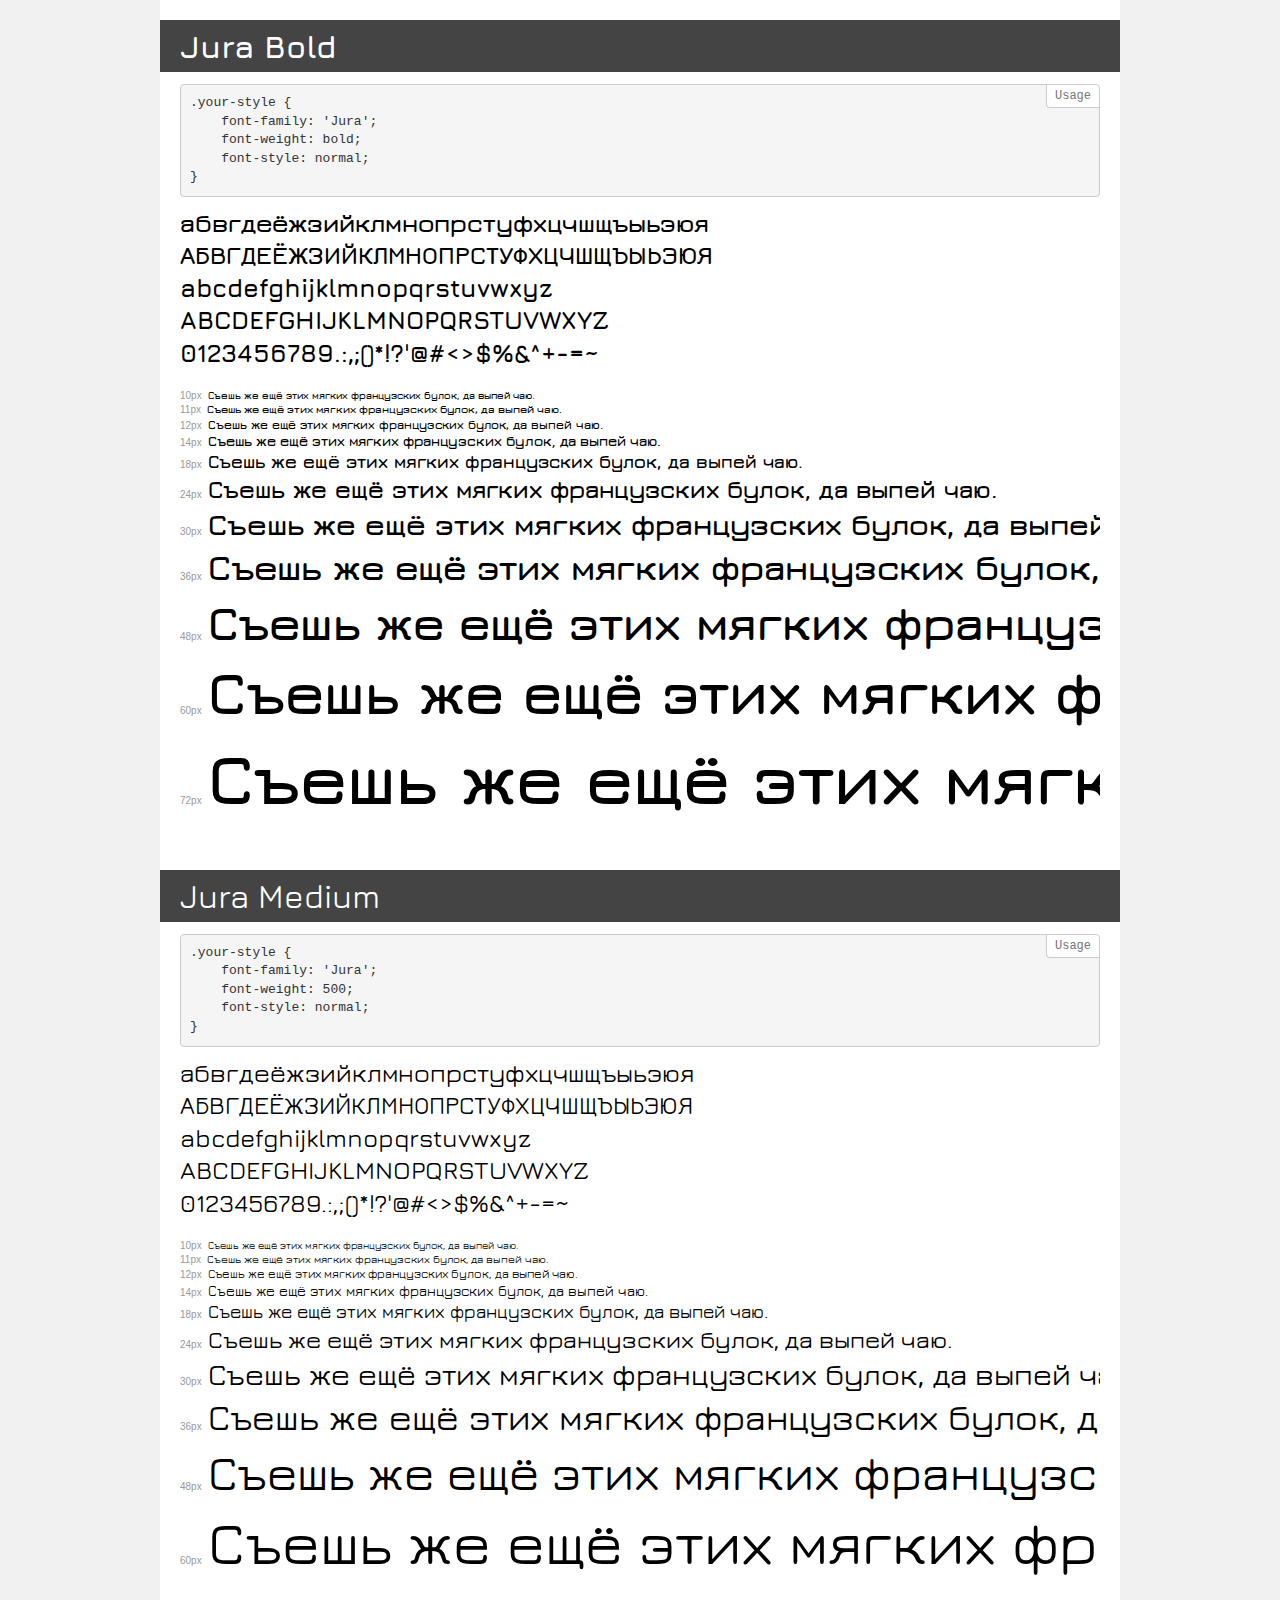
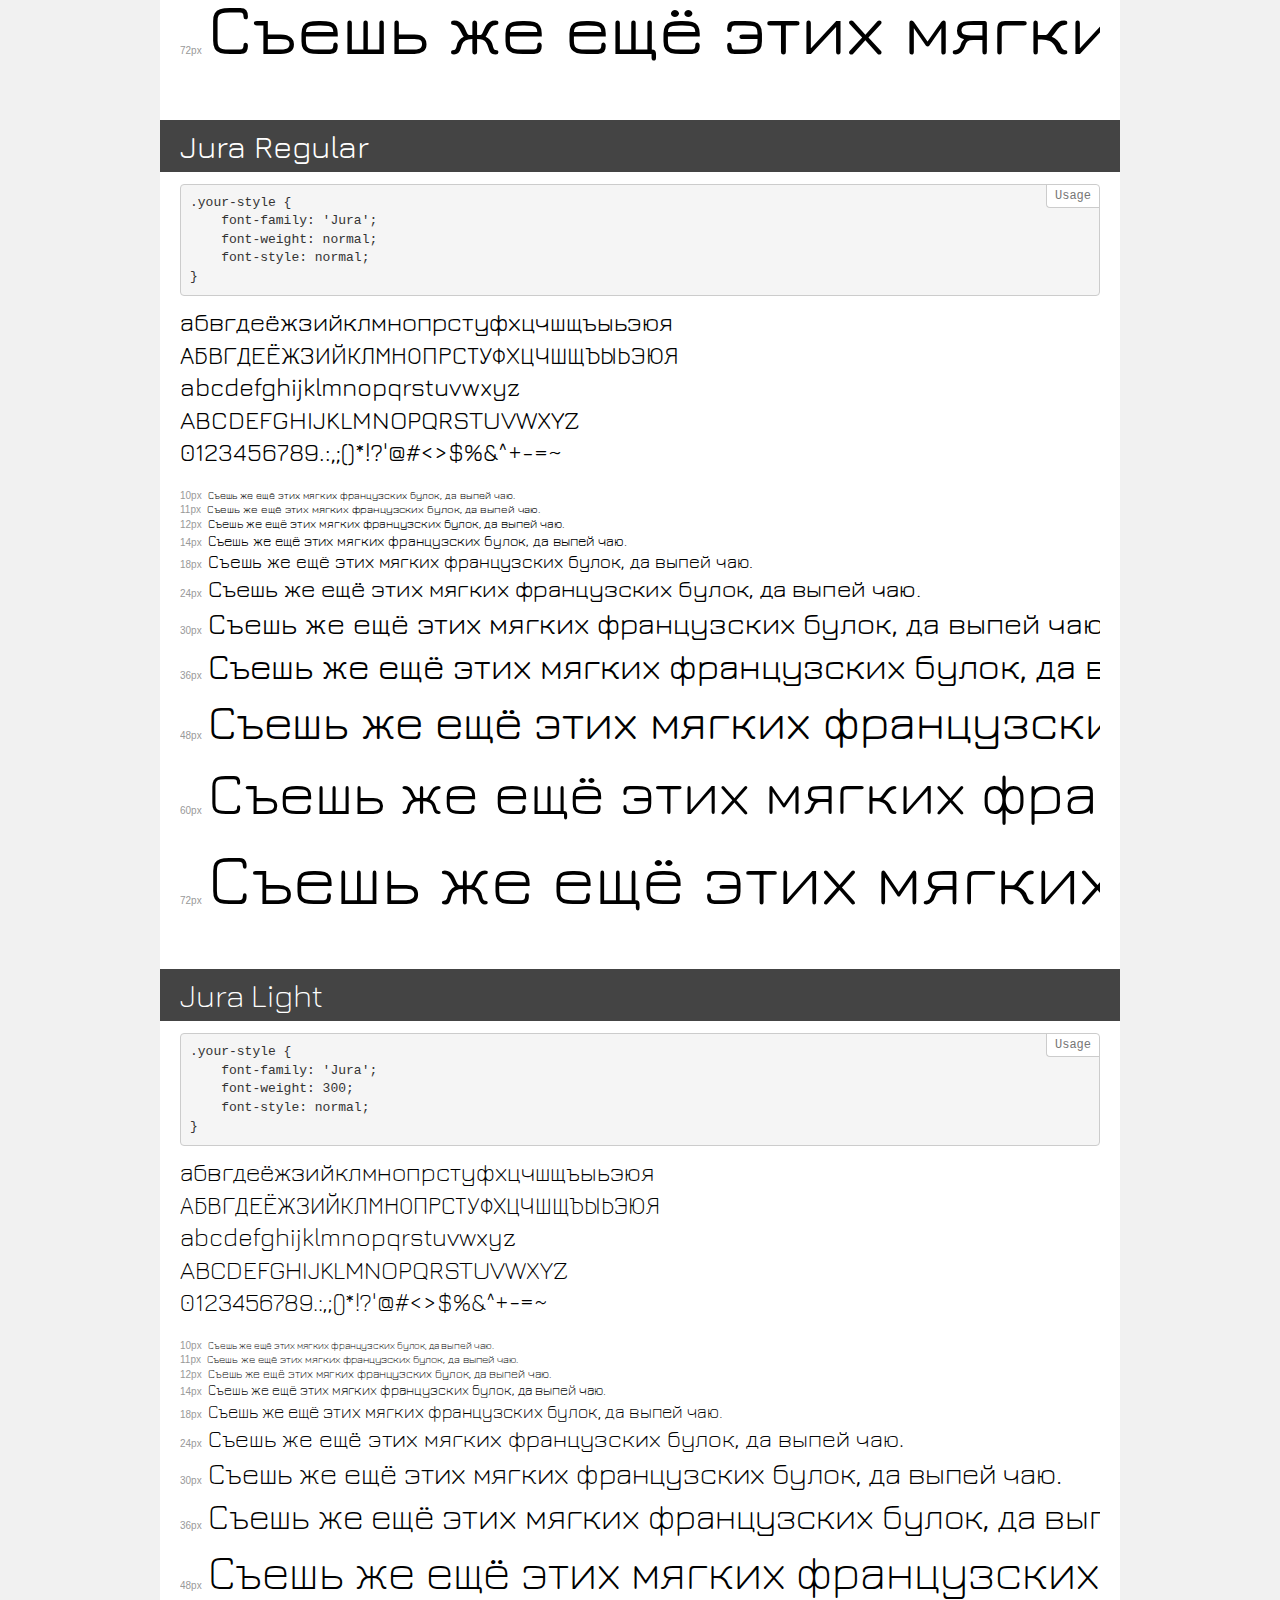
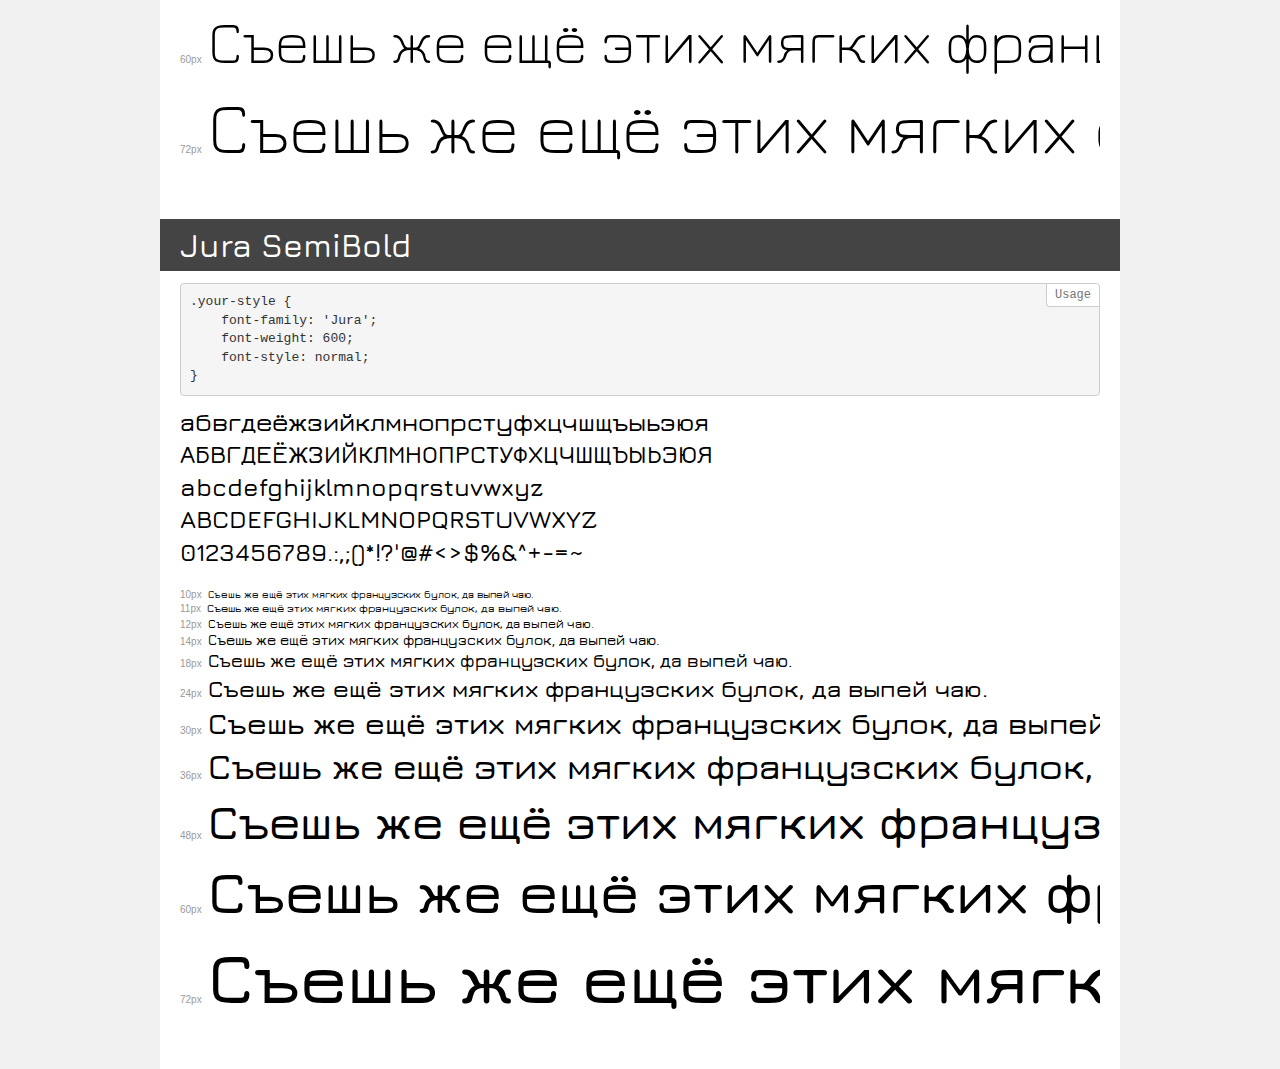
<file: fonts/jura-font/jura-demo.html>
<!DOCTYPE html>
<html>
<head>
    <meta charset="utf-8">
    <meta http-equiv="X-UA-Compatible" content="IE=edge">
    <meta name="viewport" content="width=device-width, initial-scale=1">
    <meta name="robots" content="noindex, noarchive">
    <meta name="format-detection" content="telephone=no">
    <title>Transfonter demo</title>
    <link href="jura-stylesheet.css" rel="stylesheet">
    <style>
        /*
        http://meyerweb.com/eric/tools/css/reset/
        v2.0 | 20110126
        License: none (public domain)
        */
        html, body, div, span, applet, object, iframe,
        h1, h2, h3, h4, h5, h6, p, blockquote, pre,
        a, abbr, acronym, address, big, cite, code,
        del, dfn, em, img, ins, kbd, q, s, samp,
        small, strike, strong, sub, sup, tt, var,
        b, u, i, center,
        dl, dt, dd, ol, ul, li,
        fieldset, form, label, legend,
        table, caption, tbody, tfoot, thead, tr, th, td,
        article, aside, canvas, details, embed,
        figure, figcaption, footer, header, hgroup,
        menu, nav, output, ruby, section, summary,
        time, mark, audio, video {
            margin: 0;
            padding: 0;
            border: 0;
            font-size: 100%;
            font: inherit;
            vertical-align: baseline;
        }
        /* HTML5 display-role reset for older browsers */
        article, aside, details, figcaption, figure,
        footer, header, hgroup, menu, nav, section {
            display: block;
        }
        body {
            line-height: 1;
        }
        ol, ul {
            list-style: none;
        }
        blockquote, q {
            quotes: none;
        }
        blockquote:before, blockquote:after,
        q:before, q:after {
            content: '';
            content: none;
        }
        table {
            border-collapse: collapse;
            border-spacing: 0;
        }
        /* common styles */
        body {
            background: #f1f1f1;
            color: #000;
        }
        .page {
            background: #fff;
            width: 920px;
            margin: 0 auto;
            padding: 20px 20px 0 20px;
            overflow: hidden;
        }
        .font-container {
            overflow-x: auto;
            overflow-y: hidden;
            margin-bottom: 40px;
            line-height: 1.3;
            white-space: nowrap;
            padding-bottom: 5px;
        }
        h1 {
            position: relative;
            background: #444;
            font-size: 32px;
            color: #fff;
            padding: 10px 20px;
            margin: 0 -20px 12px -20px;
        }
        .letters {
            font-size: 25px;
            margin-bottom: 20px;
        }
        .s10:before {
            content: '10px';
        }
        .s11:before {
            content: '11px';
        }
        .s12:before {
            content: '12px';
        }
        .s14:before {
            content: '14px';
        }
        .s18:before {
            content: '18px';
        }
        .s24:before {
            content: '24px';
        }
        .s30:before {
            content: '30px';
        }
        .s36:before {
            content: '36px';
        }
        .s48:before {
            content: '48px';
        }
        .s60:before {
            content: '60px';
        }
        .s72:before {
            content: '72px';
        }
        .s10:before, .s11:before, .s12:before, .s14:before,
        .s18:before, .s24:before, .s30:before, .s36:before,
        .s48:before, .s60:before, .s72:before {
            font-family: Arial, sans-serif;
            font-size: 10px;
            font-weight: normal;
            font-style: normal;
            color: #999;
            padding-right: 6px;
        }
        pre {
            display: block;
            position: relative;
            padding: 9px;
            margin: 0 0 10px;
            font-family: Monaco, Menlo, Consolas, "Courier New", monospace !important;
            font-size: 13px;
            line-height: 1.428571429;
            color: #333;
            font-weight: normal !important;
            font-style: normal !important;
            background-color: #f5f5f5;
            border: 1px solid #ccc;
            overflow-x: auto;
            border-radius: 4px;
        }
        pre:after {
            display: block;
            position: absolute;
            right: 0;
            top: 0;
            content: 'Usage';
            line-height: 1;
            padding: 5px 8px;
            font-size: 12px;
            color: #767676;
            background-color: #fff;
            border: 1px solid #ccc;
            border-right: none;
            border-top: none;
            border-radius: 0 4px 0 4px;
            z-index: 10;
        }
        /* responsive */
        @media (max-width: 959px) {
            .page {
                width: auto;
                margin: 0;
            }
        }
    </style>
</head>
<body>
<div class="page">
    <div class="demo" style="font-family: 'Jura'; font-weight: bold; font-style: normal;">
        <h1>Jura Bold</h1>
        <pre>.your-style {
    font-family: 'Jura';
    font-weight: bold;
    font-style: normal;
}</pre>
        <div class="font-container">
            <p class="letters">
                абвгдеёжзийклмнопрстуфхцчшщъыьэюя<br>
АБВГДЕЁЖЗИЙКЛМНОПРСТУФХЦЧШЩЪЫЬЭЮЯ<br>
abcdefghijklmnopqrstuvwxyz<br>
ABCDEFGHIJKLMNOPQRSTUVWXYZ<br>
                0123456789.:,;()*!?'@#<>$%&^+-=~
            </p>
            <p class="s10" style="font-size: 10px;">Съешь же ещё этих мягких французских булок, да выпей чаю.</p>
            <p class="s11" style="font-size: 11px;">Съешь же ещё этих мягких французских булок, да выпей чаю.</p>
            <p class="s12" style="font-size: 12px;">Съешь же ещё этих мягких французских булок, да выпей чаю.</p>
            <p class="s14" style="font-size: 14px;">Съешь же ещё этих мягких французских булок, да выпей чаю.</p>
            <p class="s18" style="font-size: 18px;">Съешь же ещё этих мягких французских булок, да выпей чаю.</p>
            <p class="s24" style="font-size: 24px;">Съешь же ещё этих мягких французских булок, да выпей чаю.</p>
            <p class="s30" style="font-size: 30px;">Съешь же ещё этих мягких французских булок, да выпей чаю.</p>
            <p class="s36" style="font-size: 36px;">Съешь же ещё этих мягких французских булок, да выпей чаю.</p>
            <p class="s48" style="font-size: 48px;">Съешь же ещё этих мягких французских булок, да выпей чаю.</p>
            <p class="s60" style="font-size: 60px;">Съешь же ещё этих мягких французских булок, да выпей чаю.</p>
            <p class="s72" style="font-size: 72px;">Съешь же ещё этих мягких французских булок, да выпей чаю.</p>
        </div>
    </div>
    <div class="demo" style="font-family: 'Jura'; font-weight: 500; font-style: normal;">
        <h1>Jura Medium</h1>
        <pre>.your-style {
    font-family: 'Jura';
    font-weight: 500;
    font-style: normal;
}</pre>
        <div class="font-container">
            <p class="letters">
                абвгдеёжзийклмнопрстуфхцчшщъыьэюя<br>
АБВГДЕЁЖЗИЙКЛМНОПРСТУФХЦЧШЩЪЫЬЭЮЯ<br>
abcdefghijklmnopqrstuvwxyz<br>
ABCDEFGHIJKLMNOPQRSTUVWXYZ<br>
                0123456789.:,;()*!?'@#<>$%&^+-=~
            </p>
            <p class="s10" style="font-size: 10px;">Съешь же ещё этих мягких французских булок, да выпей чаю.</p>
            <p class="s11" style="font-size: 11px;">Съешь же ещё этих мягких французских булок, да выпей чаю.</p>
            <p class="s12" style="font-size: 12px;">Съешь же ещё этих мягких французских булок, да выпей чаю.</p>
            <p class="s14" style="font-size: 14px;">Съешь же ещё этих мягких французских булок, да выпей чаю.</p>
            <p class="s18" style="font-size: 18px;">Съешь же ещё этих мягких французских булок, да выпей чаю.</p>
            <p class="s24" style="font-size: 24px;">Съешь же ещё этих мягких французских булок, да выпей чаю.</p>
            <p class="s30" style="font-size: 30px;">Съешь же ещё этих мягких французских булок, да выпей чаю.</p>
            <p class="s36" style="font-size: 36px;">Съешь же ещё этих мягких французских булок, да выпей чаю.</p>
            <p class="s48" style="font-size: 48px;">Съешь же ещё этих мягких французских булок, да выпей чаю.</p>
            <p class="s60" style="font-size: 60px;">Съешь же ещё этих мягких французских булок, да выпей чаю.</p>
            <p class="s72" style="font-size: 72px;">Съешь же ещё этих мягких французских булок, да выпей чаю.</p>
        </div>
    </div>
    <div class="demo" style="font-family: 'Jura'; font-weight: normal; font-style: normal;">
        <h1>Jura Regular</h1>
        <pre>.your-style {
    font-family: 'Jura';
    font-weight: normal;
    font-style: normal;
}</pre>
        <div class="font-container">
            <p class="letters">
                абвгдеёжзийклмнопрстуфхцчшщъыьэюя<br>
АБВГДЕЁЖЗИЙКЛМНОПРСТУФХЦЧШЩЪЫЬЭЮЯ<br>
abcdefghijklmnopqrstuvwxyz<br>
ABCDEFGHIJKLMNOPQRSTUVWXYZ<br>
                0123456789.:,;()*!?'@#<>$%&^+-=~
            </p>
            <p class="s10" style="font-size: 10px;">Съешь же ещё этих мягких французских булок, да выпей чаю.</p>
            <p class="s11" style="font-size: 11px;">Съешь же ещё этих мягких французских булок, да выпей чаю.</p>
            <p class="s12" style="font-size: 12px;">Съешь же ещё этих мягких французских булок, да выпей чаю.</p>
            <p class="s14" style="font-size: 14px;">Съешь же ещё этих мягких французских булок, да выпей чаю.</p>
            <p class="s18" style="font-size: 18px;">Съешь же ещё этих мягких французских булок, да выпей чаю.</p>
            <p class="s24" style="font-size: 24px;">Съешь же ещё этих мягких французских булок, да выпей чаю.</p>
            <p class="s30" style="font-size: 30px;">Съешь же ещё этих мягких французских булок, да выпей чаю.</p>
            <p class="s36" style="font-size: 36px;">Съешь же ещё этих мягких французских булок, да выпей чаю.</p>
            <p class="s48" style="font-size: 48px;">Съешь же ещё этих мягких французских булок, да выпей чаю.</p>
            <p class="s60" style="font-size: 60px;">Съешь же ещё этих мягких французских булок, да выпей чаю.</p>
            <p class="s72" style="font-size: 72px;">Съешь же ещё этих мягких французских булок, да выпей чаю.</p>
        </div>
    </div>
    <div class="demo" style="font-family: 'Jura'; font-weight: 300; font-style: normal;">
        <h1>Jura Light</h1>
        <pre>.your-style {
    font-family: 'Jura';
    font-weight: 300;
    font-style: normal;
}</pre>
        <div class="font-container">
            <p class="letters">
                абвгдеёжзийклмнопрстуфхцчшщъыьэюя<br>
АБВГДЕЁЖЗИЙКЛМНОПРСТУФХЦЧШЩЪЫЬЭЮЯ<br>
abcdefghijklmnopqrstuvwxyz<br>
ABCDEFGHIJKLMNOPQRSTUVWXYZ<br>
                0123456789.:,;()*!?'@#<>$%&^+-=~
            </p>
            <p class="s10" style="font-size: 10px;">Съешь же ещё этих мягких французских булок, да выпей чаю.</p>
            <p class="s11" style="font-size: 11px;">Съешь же ещё этих мягких французских булок, да выпей чаю.</p>
            <p class="s12" style="font-size: 12px;">Съешь же ещё этих мягких французских булок, да выпей чаю.</p>
            <p class="s14" style="font-size: 14px;">Съешь же ещё этих мягких французских булок, да выпей чаю.</p>
            <p class="s18" style="font-size: 18px;">Съешь же ещё этих мягких французских булок, да выпей чаю.</p>
            <p class="s24" style="font-size: 24px;">Съешь же ещё этих мягких французских булок, да выпей чаю.</p>
            <p class="s30" style="font-size: 30px;">Съешь же ещё этих мягких французских булок, да выпей чаю.</p>
            <p class="s36" style="font-size: 36px;">Съешь же ещё этих мягких французских булок, да выпей чаю.</p>
            <p class="s48" style="font-size: 48px;">Съешь же ещё этих мягких французских булок, да выпей чаю.</p>
            <p class="s60" style="font-size: 60px;">Съешь же ещё этих мягких французских булок, да выпей чаю.</p>
            <p class="s72" style="font-size: 72px;">Съешь же ещё этих мягких французских булок, да выпей чаю.</p>
        </div>
    </div>
    <div class="demo" style="font-family: 'Jura'; font-weight: 600; font-style: normal;">
        <h1>Jura SemiBold</h1>
        <pre>.your-style {
    font-family: 'Jura';
    font-weight: 600;
    font-style: normal;
}</pre>
        <div class="font-container">
            <p class="letters">
                абвгдеёжзийклмнопрстуфхцчшщъыьэюя<br>
АБВГДЕЁЖЗИЙКЛМНОПРСТУФХЦЧШЩЪЫЬЭЮЯ<br>
abcdefghijklmnopqrstuvwxyz<br>
ABCDEFGHIJKLMNOPQRSTUVWXYZ<br>
                0123456789.:,;()*!?'@#<>$%&^+-=~
            </p>
            <p class="s10" style="font-size: 10px;">Съешь же ещё этих мягких французских булок, да выпей чаю.</p>
            <p class="s11" style="font-size: 11px;">Съешь же ещё этих мягких французских булок, да выпей чаю.</p>
            <p class="s12" style="font-size: 12px;">Съешь же ещё этих мягких французских булок, да выпей чаю.</p>
            <p class="s14" style="font-size: 14px;">Съешь же ещё этих мягких французских булок, да выпей чаю.</p>
            <p class="s18" style="font-size: 18px;">Съешь же ещё этих мягких французских булок, да выпей чаю.</p>
            <p class="s24" style="font-size: 24px;">Съешь же ещё этих мягких французских булок, да выпей чаю.</p>
            <p class="s30" style="font-size: 30px;">Съешь же ещё этих мягких французских булок, да выпей чаю.</p>
            <p class="s36" style="font-size: 36px;">Съешь же ещё этих мягких французских булок, да выпей чаю.</p>
            <p class="s48" style="font-size: 48px;">Съешь же ещё этих мягких французских булок, да выпей чаю.</p>
            <p class="s60" style="font-size: 60px;">Съешь же ещё этих мягких французских булок, да выпей чаю.</p>
            <p class="s72" style="font-size: 72px;">Съешь же ещё этих мягких французских булок, да выпей чаю.</p>
        </div>
    </div>
</div>
</body>
</html>
</file>
<file: fonts/Bender-all/MyFontsWebfontsKit.css>
/**
 * @license
 * MyFonts Webfont Build ID 3652344, 2018-10-06T16:16:48-0400
 * 
 * The fonts listed in this notice are subject to the End User License
 * Agreement(s) entered into by the website owner. All other parties are 
 * explicitly restricted from using the Licensed Webfonts(s).
 * 
 * You may obtain a valid license at the URLs below.
 * 
 * Webfont: Bender-Light by Jovanny Lemonad
 * URL: https://www.myfonts.com/fonts/jovanny-lemonad/bender/light/
 * 
 * Webfont: Bender-Italic by Jovanny Lemonad
 * URL: https://www.myfonts.com/fonts/jovanny-lemonad/bender/italic/
 * 
 * Webfont: Bender-LightItalic by Jovanny Lemonad
 * URL: https://www.myfonts.com/fonts/jovanny-lemonad/bender/light-italic/
 * 
 * Webfont: Bender-Bold by Jovanny Lemonad
 * URL: https://www.myfonts.com/fonts/jovanny-lemonad/bender/bold/
 * 
 * Webfont: Bender by Jovanny Lemonad
 * URL: https://www.myfonts.com/fonts/jovanny-lemonad/bender/regular/
 * 
 * Webfont: Bender-Black by Jovanny Lemonad
 * URL: https://www.myfonts.com/fonts/jovanny-lemonad/bender/black/
 * 
 * Webfont: Bender-BlackItalic by Jovanny Lemonad
 * URL: https://www.myfonts.com/fonts/jovanny-lemonad/bender/black-italic/
 * 
 * Webfont: Bender-BoldItalic by Jovanny Lemonad
 * URL: https://www.myfonts.com/fonts/jovanny-lemonad/bender/bold-italic/
 * 
 * 
 * License: https://www.myfonts.com/viewlicense?type=web&buildid=3652344
 * Licensed pageviews: 100,000,000
 * Webfonts copyright: Copyright (c) 2009 by Oleg Zhuravlev, Gladkikh Ivan. All rights reserved.
 * 
 * © 2018 MyFonts Inc
*/


/* @import must be at top of file, otherwise CSS will not work */
@import url("//hello.myfonts.net/count/37baf8");

  
@font-face {font-family: 'Bender-Light';src: url('webfonts/37BAF8_0_0.eot');src: url('webfonts/37BAF8_0_0.eot?#iefix') format('embedded-opentype'),url('webfonts/37BAF8_0_0.woff2') format('woff2'),url('webfonts/37BAF8_0_0.woff') format('woff'),url('webfonts/37BAF8_0_0.ttf') format('truetype');}
 
  
@font-face {font-family: 'Bender-Italic';src: url('webfonts/37BAF8_1_0.eot');src: url('webfonts/37BAF8_1_0.eot?#iefix') format('embedded-opentype'),url('webfonts/37BAF8_1_0.woff2') format('woff2'),url('webfonts/37BAF8_1_0.woff') format('woff'),url('webfonts/37BAF8_1_0.ttf') format('truetype');}
 
  
@font-face {font-family: 'Bender-LightItalic';src: url('webfonts/37BAF8_2_0.eot');src: url('webfonts/37BAF8_2_0.eot?#iefix') format('embedded-opentype'),url('webfonts/37BAF8_2_0.woff2') format('woff2'),url('webfonts/37BAF8_2_0.woff') format('woff'),url('webfonts/37BAF8_2_0.ttf') format('truetype');}
 
  
@font-face {font-family: 'Bender-Bold';src: url('webfonts/37BAF8_3_0.eot');src: url('webfonts/37BAF8_3_0.eot?#iefix') format('embedded-opentype'),url('webfonts/37BAF8_3_0.woff2') format('woff2'),url('webfonts/37BAF8_3_0.woff') format('woff'),url('webfonts/37BAF8_3_0.ttf') format('truetype');}
 
  
@font-face {font-family: 'Bender';src: url('webfonts/37BAF8_4_0.eot');src: url('webfonts/37BAF8_4_0.eot?#iefix') format('embedded-opentype'),url('webfonts/37BAF8_4_0.woff2') format('woff2'),url('webfonts/37BAF8_4_0.woff') format('woff'),url('webfonts/37BAF8_4_0.ttf') format('truetype');}
 
  
@font-face {font-family: 'Bender-Black';src: url('webfonts/37BAF8_5_0.eot');src: url('webfonts/37BAF8_5_0.eot?#iefix') format('embedded-opentype'),url('webfonts/37BAF8_5_0.woff2') format('woff2'),url('webfonts/37BAF8_5_0.woff') format('woff'),url('webfonts/37BAF8_5_0.ttf') format('truetype');}
 
  
@font-face {font-family: 'Bender-BlackItalic';src: url('webfonts/37BAF8_6_0.eot');src: url('webfonts/37BAF8_6_0.eot?#iefix') format('embedded-opentype'),url('webfonts/37BAF8_6_0.woff2') format('woff2'),url('webfonts/37BAF8_6_0.woff') format('woff'),url('webfonts/37BAF8_6_0.ttf') format('truetype');}
 
  
@font-face {font-family: 'Bender-BoldItalic';src: url('webfonts/37BAF8_7_0.eot');src: url('webfonts/37BAF8_7_0.eot?#iefix') format('embedded-opentype'),url('webfonts/37BAF8_7_0.woff2') format('woff2'),url('webfonts/37BAF8_7_0.woff') format('woff'),url('webfonts/37BAF8_7_0.ttf') format('truetype');}
</file>
<file: fonts/Bender-all/Start here files/layout.css>
body {
	font-family: "Lucida Grande", "Lucida Sans Unicode", Helvetica, Arial, sans-serif;
	font-size: 14px;
	line-height: 1.5em;
	background-color: #F1F1F1;
	margin: 0px;
	background-position: top;
}
#header, #footer {
	font-size: 10px;
	width: 720px;
	margin: 10px auto 0px auto;
	text-align: center;
	line-height: 1.2em;
}
#main_container {
	width: 680px;
	margin: 0px auto 20px auto;
	background-color: #FFFFFF;
	padding: 40px 20px;
}
a:link, a:visited {
	color: #0099FF;
	text-decoration: none;
}
a:hover {
	text-decoration: underline;	/*border-bottom: 1px dotted #999;*/
}
a:active {
	color: #6699FF;
}
p {
	margin: 0px 0px 1em 0px;
	padding: 0;
}
h1, h2, h3, h4, h5 {
	font-weight: normal;
	line-height: 1em;
	padding: 0;
	margin: 5px 0;
}
h1 {
	font-size: 36px;
}
h2 {
	font-size: 24px;
	margin-bottom: 20px;
}
h3 {
	font-size: 18px;
	margin-bottom: 14px;
}
h4 {
	font-size: 12px;
}
h5 {
	font-size: 14px;
	font-weight: bold;
}
ul {
	margin: 0px;
	padding-left: 18px;
}
li {
	line-height: 2em;
}
hr {
	height: 0px;
	border-width: 1px 0px 0px 0px;
	border-style: dotted none none none;
	border-color: #CCC;
	padding-bottom: 5px;
}
div.container-article {
	padding-top: 40px !important;
	margin-top: 20px;
	border-top: 1px dotted #CCC;
}
div.webfont-credits, .webfont-twocolumns, .webfont-sample-block {
	padding: 0px;
	/*border: 1px solid #CCC;*/
	float: left; 
}
.webfont-article-block {
	margin: 0 auto 20px auto;
	padding: 0;
}
.webfont-sample-block {
	width: 680px;
}
.webfont-sample {
	margin-top:20px;
	margin-bottom: 10px;
	margin-left: auto;
	margin-right: auto;
	line-height: 1em;
}
.nowrap {
	white-space:nowrap;
	overflow: hidden;
}
.last {
	margin: 0;
}
.webfont-twocolumns {
	width: 330px;
	margin: 0 10px 0 0;
}
.webfont-credits {
	width: 160px;
	font-size: 11px;
	line-height: 1.5em;
	margin: 0 10px 0 0;
}
div.clearer {
	font-size: 0px;
	height: 5px;
	margin: 0px;
	padding: 0px;
	clear: both;
	line-height: 0px;
}
cite, em {
	font-style: italic;
}

/* 
	Code formatting
*/
pre code {
  display: block;
  color: #000;
  background: #F3F3F3;
	font-family: "Consolas", "Menlo", "DejaVu Sans Mono", monospace;
}
pre .subst,
pre .title {
  font-weight: normal;
  color: #000;
}
pre .comment {
  color: #535353;
  font-style: italic;
}
pre .doctype {
  color: #535353;
}
pre .tag {
  background: #F3F3F3;
}
pre .tag .title,
pre .id,
pre .attr_selector,
pre .pseudo,
pre .literal,
pre .keyword,
pre .hexcolor,
pre .css .function,
pre .ini .title,
pre .css .class,
pre .list .title,
pre .tex .command {
  font-weight: normal;
  color: #FF0C64;
}
pre .attribute,
pre .rules .keyword,
pre .number,
pre .date {
  font-weight: normal;
  color: #008CFF;
}
pre .number {
  font-weight: normal;
}
pre .string,
pre .value,
pre .filter .argument,
pre .css .function .params {
  color: #008900;
  font-weight: normal;
}
</file>
<file: fonts/jura-font/jura-stylesheet.css>
@font-face {
    font-family: 'Jura';
    src: url('Jura-Bold.eot');
    src: url('Jura-Bold.eot?#iefix') format('embedded-opentype'),
        url('Jura-Bold.woff2') format('woff2'),
        url('Jura-Bold.woff') format('woff'),
        url('Jura-Bold.ttf') format('truetype'),
        url('Jura-Bold.svg#Jura-Bold') format('svg');
    font-weight: bold;
    font-style: normal;
}

@font-face {
    font-family: 'Jura';
    src: url('Jura-Medium.eot');
    src: url('Jura-Medium.eot?#iefix') format('embedded-opentype'),
        url('Jura-Medium.woff2') format('woff2'),
        url('Jura-Medium.woff') format('woff'),
        url('Jura-Medium.ttf') format('truetype'),
        url('Jura-Medium.svg#Jura-Medium') format('svg');
    font-weight: 500;
    font-style: normal;
}

@font-face {
    font-family: 'Jura';
    src: url('Jura-Regular.eot');
    src: url('Jura-Regular.eot?#iefix') format('embedded-opentype'),
        url('Jura-Regular.woff2') format('woff2'),
        url('Jura-Regular.woff') format('woff'),
        url('Jura-Regular.ttf') format('truetype'),
        url('Jura-Regular.svg#Jura-Regular') format('svg');
    font-weight: normal;
    font-style: normal;
}

@font-face {
    font-family: 'Jura';
    src: url('Jura-Light.eot');
    src: url('Jura-Light.eot?#iefix') format('embedded-opentype'),
        url('Jura-Light.woff2') format('woff2'),
        url('Jura-Light.woff') format('woff'),
        url('Jura-Light.ttf') format('truetype'),
        url('Jura-Light.svg#Jura-Light') format('svg');
    font-weight: 300;
    font-style: normal;
}

@font-face {
    font-family: 'Jura';
    src: url('Jura-SemiBold.eot');
    src: url('Jura-SemiBold.eot?#iefix') format('embedded-opentype'),
        url('Jura-SemiBold.woff2') format('woff2'),
        url('Jura-SemiBold.woff') format('woff'),
        url('Jura-SemiBold.ttf') format('truetype'),
        url('Jura-SemiBold.svg#Jura-SemiBold') format('svg');
    font-weight: 600;
    font-style: normal;
}
</file>
